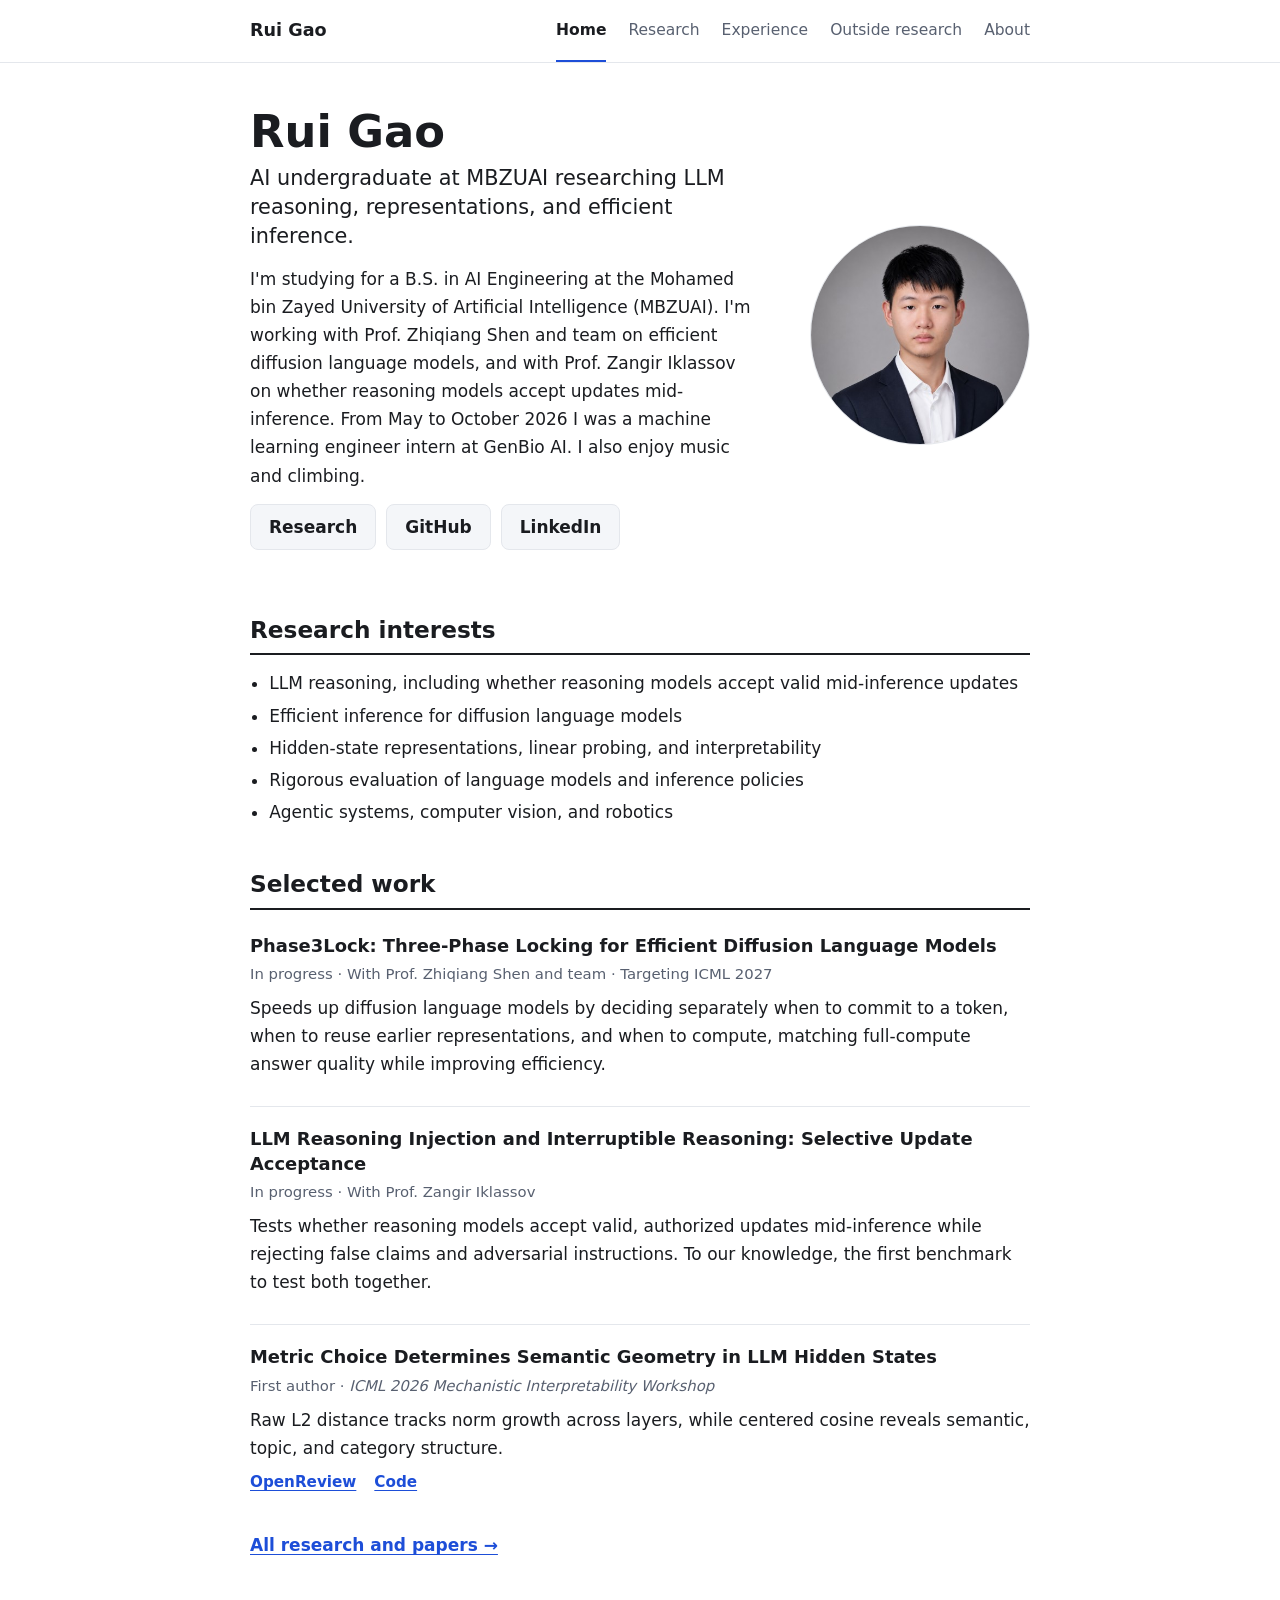
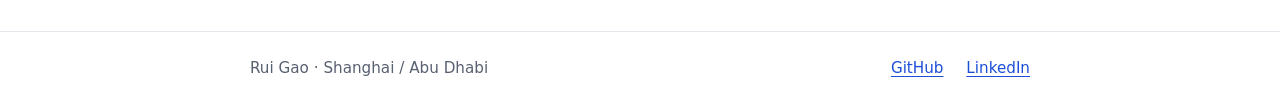
<file: index.html>
<!DOCTYPE html>
<html lang="en">
  <head>
    <meta charset="utf-8" />
    <meta name="viewport" content="width=device-width, initial-scale=1" />
    <title>Rui Gao | AI Research Portfolio</title>
    <meta
      name="description"
      content="Rui Gao is an AI undergraduate at MBZUAI researching LLM reasoning, representations, and efficient inference."
    />
    <meta name="color-scheme" content="light dark" />
    <meta property="og:type" content="website" />
    <meta property="og:title" content="Rui Gao | AI Research Portfolio" />
    <meta
      property="og:description"
      content="AI undergraduate at MBZUAI researching LLM reasoning, representations, and efficient inference."
    />
    <meta property="og:image" content="https://ray-suton.github.io/assets/rui-gao.jpg" />
    <link
      rel="icon"
      href="data:image/svg+xml,%3Csvg xmlns='http://www.w3.org/2000/svg' viewBox='0 0 32 32'%3E%3Crect width='32' height='32' rx='6' fill='%231d4ed8'/%3E%3Ctext x='16' y='22' font-size='15' font-family='sans-serif' font-weight='700' text-anchor='middle' fill='white'%3ERG%3C/text%3E%3C/svg%3E"
    />
    <link rel="stylesheet" href="styles.css" />
  </head>
  <body>
    <a class="skip" href="#main">Skip to content</a>

    <header class="site-header">
      <div class="wrap bar">
        <a class="brand" href="index.html">Rui Gao</a>
        <nav aria-label="Main">
          <a href="index.html" aria-current="page">Home</a>
          <a href="research.html">Research</a>
          <a href="experience.html">Experience</a>
          <a href="outside.html">Outside research</a>
          <a href="about.html">About</a>
        </nav>
      </div>
    </header>

    <main id="main">
      <section class="hero wrap">
        <div>
          <h1>Rui Gao</h1>
          <p class="tagline">
            AI undergraduate at MBZUAI researching LLM reasoning, representations, and efficient
            inference.
          </p>
          <p>
            I'm studying for a B.S. in AI Engineering at the Mohamed bin Zayed University of
            Artificial Intelligence (MBZUAI). I'm working with Prof. Zhiqiang Shen and team on
            efficient diffusion language models, and with Prof. Zangir Iklassov on whether
            reasoning models accept updates mid-inference. From May to October 2026 I was a
            machine learning engineer intern at GenBio AI. I also enjoy music and climbing.
          </p>
          <p class="buttons">
            <a class="button" href="research.html">Research</a>
            <a class="button" href="https://github.com/ray-suton">GitHub</a>
            <a class="button" href="https://www.linkedin.com/in/rui-gao-gr/">LinkedIn</a>
          </p>
        </div>
        <img
          class="portrait"
          src="assets/rui-gao.jpg"
          alt="Portrait of Rui Gao"
          width="220"
          height="220"
        />
      </section>

      <section class="wrap">
        <h2>Research interests</h2>
        <ul class="interests">
          <li>LLM reasoning, including whether reasoning models accept valid mid-inference updates</li>
          <li>Efficient inference for diffusion language models</li>
          <li>Hidden-state representations, linear probing, and interpretability</li>
          <li>Rigorous evaluation of language models and inference policies</li>
          <li>Agentic systems, computer vision, and robotics</li>
        </ul>
      </section>

      <section class="wrap">
        <h2>Selected work</h2>

        <article class="entry">
          <h3>Phase3Lock: Three-Phase Locking for Efficient Diffusion Language Models</h3>
          <p class="meta">In progress &middot; With Prof. Zhiqiang Shen and team &middot; Targeting ICML 2027</p>
          <p>
            Speeds up diffusion language models by deciding separately when to commit to a token,
            when to reuse earlier representations, and when to compute, matching full-compute
            answer quality while improving efficiency.
          </p>
        </article>

        <article class="entry">
          <h3>LLM Reasoning Injection and Interruptible Reasoning: Selective Update Acceptance</h3>
          <p class="meta">In progress &middot; With Prof. Zangir Iklassov</p>
          <p>
            Tests whether reasoning models accept valid, authorized updates mid-inference while
            rejecting false claims and adversarial instructions. To our knowledge, the first
            benchmark to test both together.
          </p>
        </article>

        <article class="entry">
          <h3>Metric Choice Determines Semantic Geometry in LLM Hidden States</h3>
          <p class="meta">First author &middot; <em>ICML 2026 Mechanistic Interpretability Workshop</em></p>
          <p>
            Raw L2 distance tracks norm growth across layers, while centered cosine reveals
            semantic, topic, and category structure.
          </p>
          <p class="entry-links">
            <a href="https://openreview.net/forum?id=PygdYDVgQc">OpenReview</a>
            <a href="https://github.com/ray-suton/LLM_Expansion">Code</a>
          </p>
        </article>

        <p class="more"><a href="research.html">All research and papers &rarr;</a></p>
      </section>
    </main>

    <footer class="site-footer">
      <div class="wrap bar">
        <p>Rui Gao &middot; Shanghai / Abu Dhabi</p>
        <p>
          <a href="https://github.com/ray-suton">GitHub</a>
          <a href="https://www.linkedin.com/in/rui-gao-gr/">LinkedIn</a>
        </p>
      </div>
    </footer>
  </body>
</html>
</file>
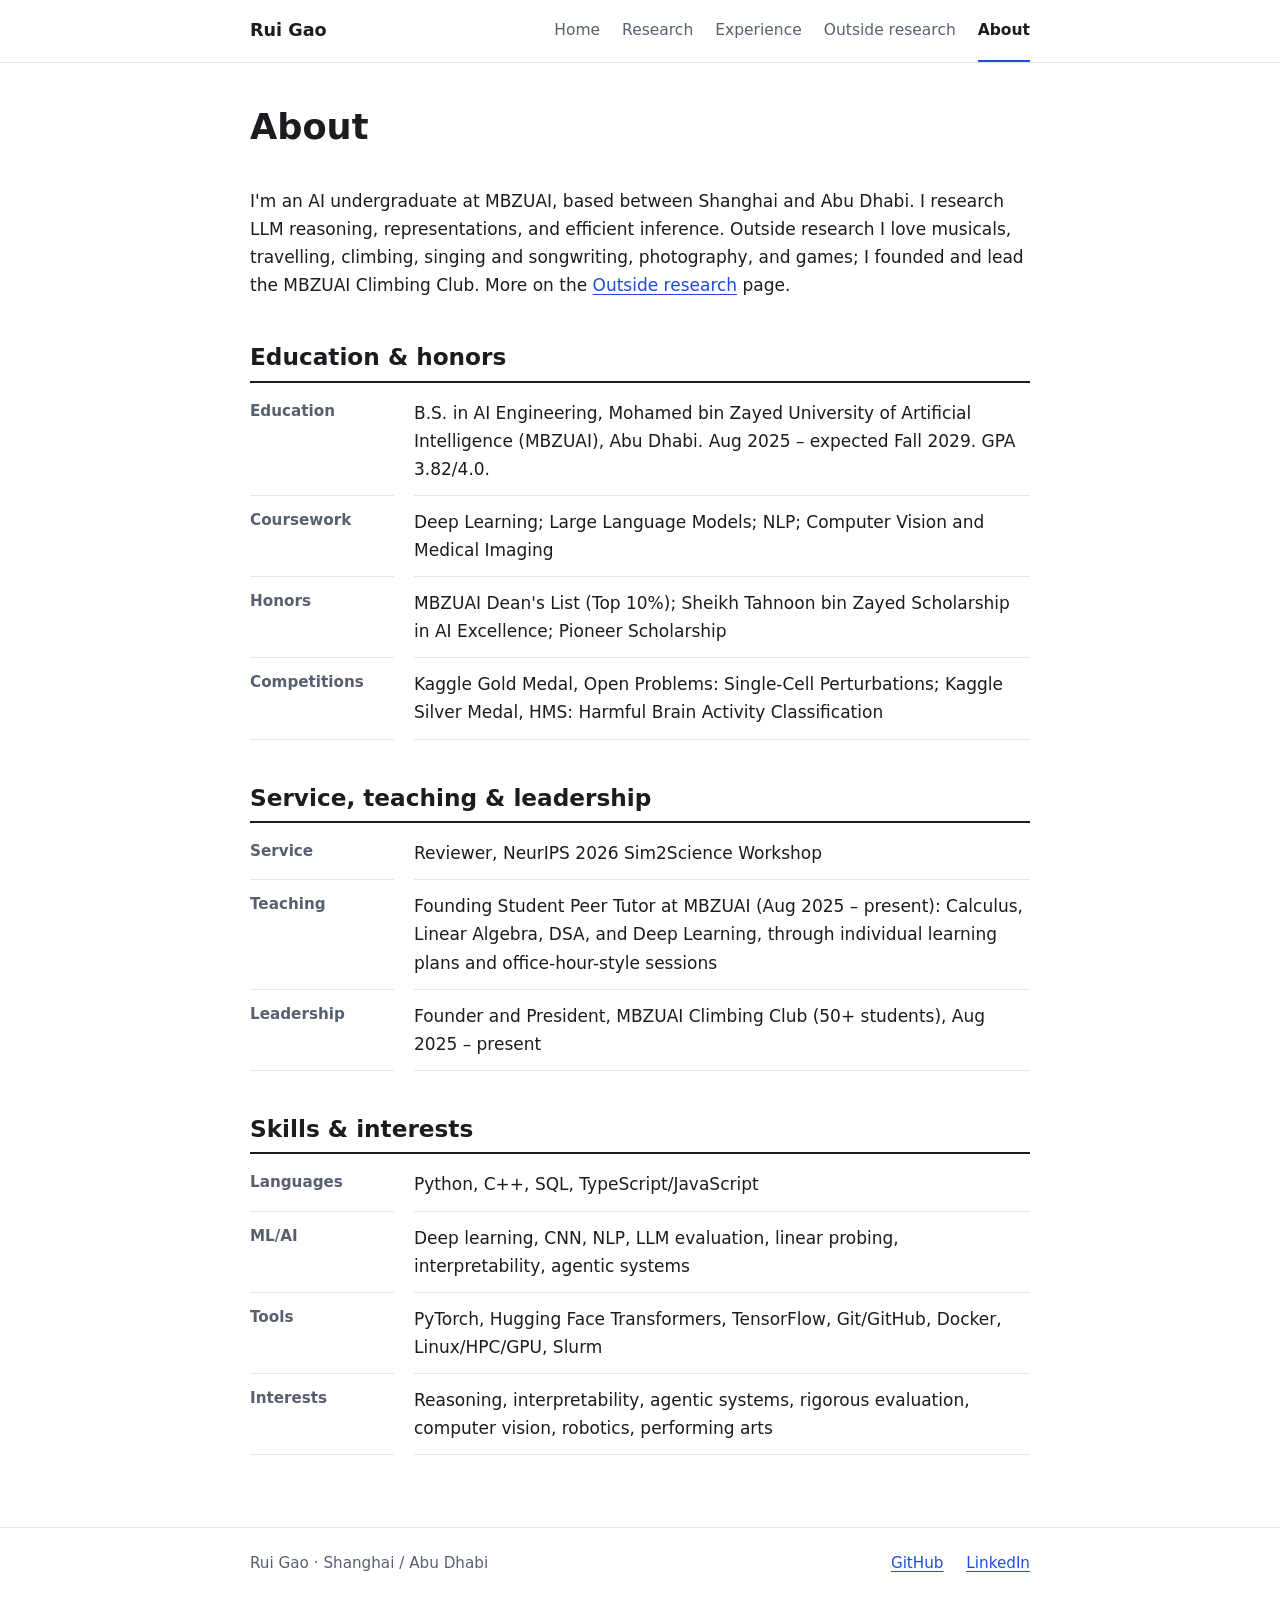
<file: about.html>
<!DOCTYPE html>
<html lang="en">
  <head>
    <meta charset="utf-8" />
    <meta name="viewport" content="width=device-width, initial-scale=1" />
    <title>About | Rui Gao</title>
    <meta
      name="description"
      content="About Rui Gao: education, honors, teaching, leadership, and technical skills."
    />
    <meta name="color-scheme" content="light dark" />
    <meta property="og:type" content="website" />
    <meta property="og:title" content="About | Rui Gao" />
    <meta property="og:image" content="https://ray-suton.github.io/assets/rui-gao.jpg" />
    <link
      rel="icon"
      href="data:image/svg+xml,%3Csvg xmlns='http://www.w3.org/2000/svg' viewBox='0 0 32 32'%3E%3Crect width='32' height='32' rx='6' fill='%231d4ed8'/%3E%3Ctext x='16' y='22' font-size='15' font-family='sans-serif' font-weight='700' text-anchor='middle' fill='white'%3ERG%3C/text%3E%3C/svg%3E"
    />
    <link rel="stylesheet" href="styles.css" />
  </head>
  <body>
    <a class="skip" href="#main">Skip to content</a>

    <header class="site-header">
      <div class="wrap bar">
        <a class="brand" href="index.html">Rui Gao</a>
        <nav aria-label="Main">
          <a href="index.html">Home</a>
          <a href="research.html">Research</a>
          <a href="experience.html">Experience</a>
          <a href="outside.html">Outside research</a>
          <a href="about.html" aria-current="page">About</a>
        </nav>
      </div>
    </header>

    <main id="main">
      <section class="wrap page-title">
        <h1>About</h1>
      </section>

      <section class="wrap prose intro-text">
        <p>
          I'm an AI undergraduate at MBZUAI, based between Shanghai and Abu Dhabi. I research LLM
          reasoning, representations, and efficient inference. Outside research I love musicals, travelling, climbing, singing and songwriting, photography, and games; I founded and lead the MBZUAI Climbing
          Club. More on the <a href="outside.html">Outside research</a> page.
        </p>
      </section>

      <section class="wrap">
        <h2>Education &amp; honors</h2>
        <dl class="facts">
          <dt>Education</dt>
          <dd>B.S. in AI Engineering, Mohamed bin Zayed University of Artificial Intelligence (MBZUAI), Abu Dhabi. Aug 2025 &ndash; expected Fall 2029. GPA 3.82/4.0.</dd>
          <dt>Coursework</dt>
          <dd>Deep Learning; Large Language Models; NLP; Computer Vision and Medical Imaging</dd>
          <dt>Honors</dt>
          <dd>MBZUAI Dean's List (Top 10%); Sheikh Tahnoon bin Zayed Scholarship in AI Excellence; Pioneer Scholarship</dd>
          <dt>Competitions</dt>
          <dd>Kaggle Gold Medal, Open Problems: Single-Cell Perturbations; Kaggle Silver Medal, HMS: Harmful Brain Activity Classification</dd>
        </dl>
      </section>

      <section class="wrap">
        <h2>Service, teaching &amp; leadership</h2>
        <dl class="facts">
          <dt>Service</dt>
          <dd>Reviewer, NeurIPS 2026 Sim2Science Workshop</dd>
          <dt>Teaching</dt>
          <dd>Founding Student Peer Tutor at MBZUAI (Aug 2025 &ndash; present): Calculus, Linear Algebra, DSA, and Deep Learning, through individual learning plans and office-hour-style sessions</dd>
          <dt>Leadership</dt>
          <dd>Founder and President, MBZUAI Climbing Club (50+ students), Aug 2025 &ndash; present</dd>
        </dl>
      </section>

      <section class="wrap">
        <h2>Skills &amp; interests</h2>
        <dl class="facts">
          <dt>Languages</dt>
          <dd>Python, C++, SQL, TypeScript/JavaScript</dd>
          <dt>ML/AI</dt>
          <dd>Deep learning, CNN, NLP, LLM evaluation, linear probing, interpretability, agentic systems</dd>
          <dt>Tools</dt>
          <dd>PyTorch, Hugging Face Transformers, TensorFlow, Git/GitHub, Docker, Linux/HPC/GPU, Slurm</dd>
          <dt>Interests</dt>
          <dd>Reasoning, interpretability, agentic systems, rigorous evaluation, computer vision, robotics, performing arts</dd>
        </dl>
      </section>
    </main>

    <footer class="site-footer">
      <div class="wrap bar">
        <p>Rui Gao &middot; Shanghai / Abu Dhabi</p>
        <p>
          <a href="https://github.com/ray-suton">GitHub</a>
          <a href="https://www.linkedin.com/in/rui-gao-gr/">LinkedIn</a>
        </p>
      </div>
    </footer>
  </body>
</html>
</file>
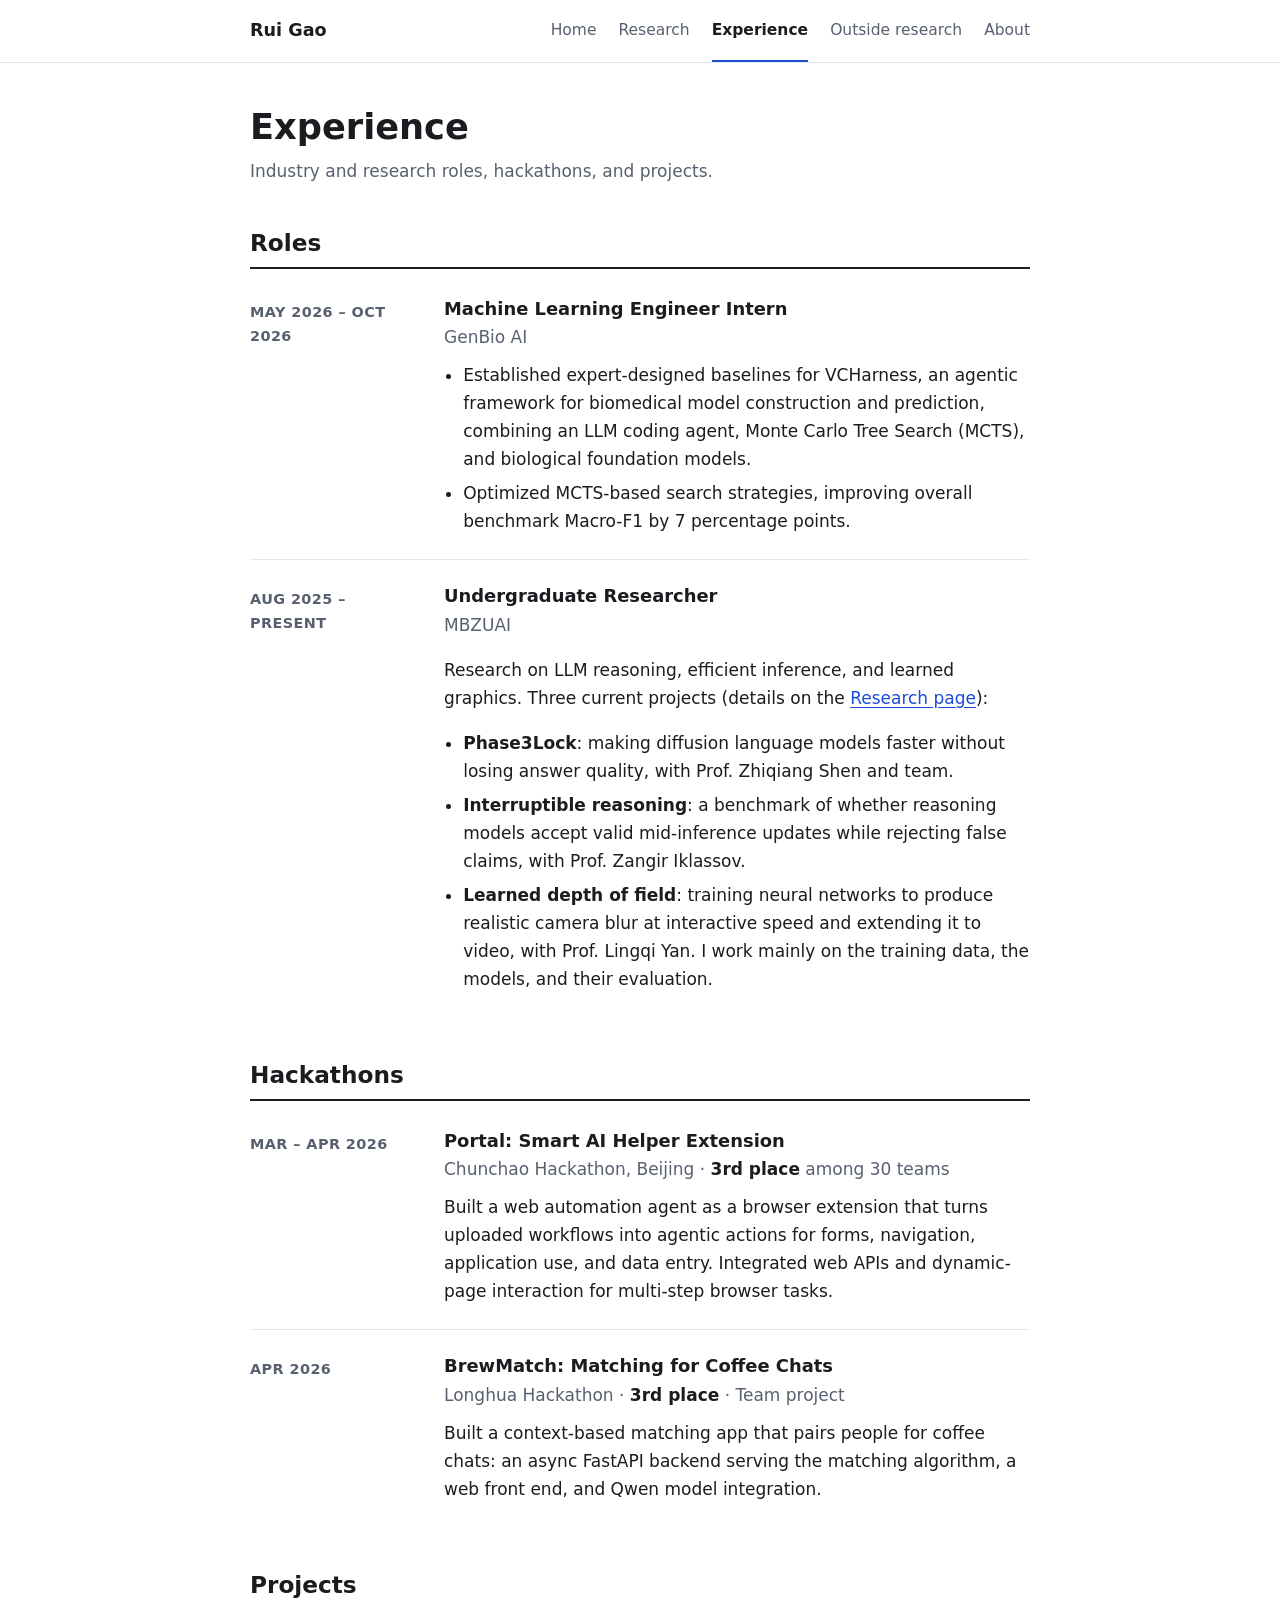
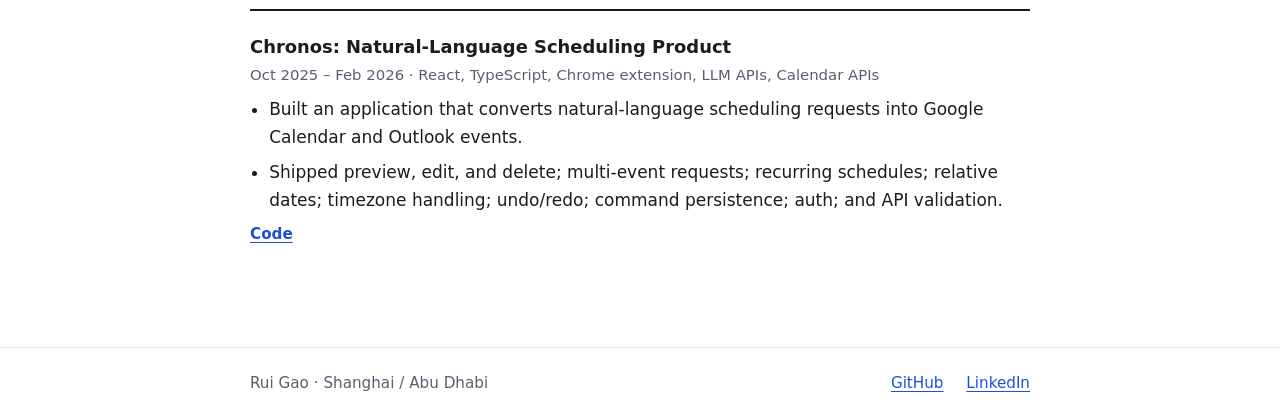
<file: experience.html>
<!DOCTYPE html>
<html lang="en">
  <head>
    <meta charset="utf-8" />
    <meta name="viewport" content="width=device-width, initial-scale=1" />
    <title>Experience | Rui Gao</title>
    <meta
      name="description"
      content="Rui Gao's experience: machine learning engineer intern at GenBio AI, undergraduate researcher at MBZUAI, hackathons, and projects."
    />
    <meta name="color-scheme" content="light dark" />
    <meta property="og:type" content="website" />
    <meta property="og:title" content="Experience | Rui Gao" />
    <meta property="og:image" content="https://ray-suton.github.io/assets/rui-gao.jpg" />
    <link
      rel="icon"
      href="data:image/svg+xml,%3Csvg xmlns='http://www.w3.org/2000/svg' viewBox='0 0 32 32'%3E%3Crect width='32' height='32' rx='6' fill='%231d4ed8'/%3E%3Ctext x='16' y='22' font-size='15' font-family='sans-serif' font-weight='700' text-anchor='middle' fill='white'%3ERG%3C/text%3E%3C/svg%3E"
    />
    <link rel="stylesheet" href="styles.css" />
  </head>
  <body>
    <a class="skip" href="#main">Skip to content</a>

    <header class="site-header">
      <div class="wrap bar">
        <a class="brand" href="index.html">Rui Gao</a>
        <nav aria-label="Main">
          <a href="index.html">Home</a>
          <a href="research.html">Research</a>
          <a href="experience.html" aria-current="page">Experience</a>
          <a href="outside.html">Outside research</a>
          <a href="about.html">About</a>
        </nav>
      </div>
    </header>

    <main id="main">
      <section class="wrap page-title">
        <h1>Experience</h1>
        <p>Industry and research roles, hackathons, and projects.</p>
      </section>

      <section class="wrap">
        <h2>Roles</h2>
        <article class="role">
          <p class="role-date">May 2026 &ndash; Oct 2026</p>
          <div>
            <h3>Machine Learning Engineer Intern</h3>
            <p class="org">GenBio AI</p>
            <ul>
              <li>Established expert-designed baselines for VCHarness, an agentic framework for biomedical model construction and prediction, combining an LLM coding agent, Monte Carlo Tree Search (MCTS), and biological foundation models.</li>
              <li>Optimized MCTS-based search strategies, improving overall benchmark Macro-F1 by 7 percentage points.</li>
            </ul>
          </div>
        </article>

        <article class="role">
          <p class="role-date">Aug 2025 &ndash; present</p>
          <div>
            <h3>Undergraduate Researcher</h3>
            <p class="org">MBZUAI</p>
            <p>
              Research on LLM reasoning, efficient inference, and learned graphics. Three current
              projects (details on the <a href="research.html">Research page</a>):
            </p>
            <ul>
              <li><strong>Phase3Lock</strong>: making diffusion language models faster without losing answer quality, with Prof. Zhiqiang Shen and team.</li>
              <li><strong>Interruptible reasoning</strong>: a benchmark of whether reasoning models accept valid mid-inference updates while rejecting false claims, with Prof. Zangir Iklassov.</li>
              <li><strong>Learned depth of field</strong>: training neural networks to produce realistic camera blur at interactive speed and extending it to video, with Prof. Lingqi Yan. I work mainly on the training data, the models, and their evaluation.</li>
            </ul>
          </div>
        </article>
      </section>

      <section class="wrap">
        <h2>Hackathons</h2>

        <article class="role">
          <p class="role-date">Mar &ndash; Apr 2026</p>
          <div>
            <h3>Portal: Smart AI Helper Extension</h3>
            <p class="org">Chunchao Hackathon, Beijing &middot; <span class="award">3rd place</span> among 30 teams</p>
            <p>
              Built a web automation agent as a browser extension that turns uploaded workflows
              into agentic actions for forms, navigation, application use, and data entry.
              Integrated web APIs and dynamic-page interaction for multi-step browser tasks.
            </p>
          </div>
        </article>

        <article class="role">
          <p class="role-date">Apr 2026</p>
          <div>
            <h3>BrewMatch: Matching for Coffee Chats</h3>
            <p class="org">Longhua Hackathon &middot; <span class="award">3rd place</span> &middot; Team project</p>
            <p>
              Built a context-based matching app that pairs people for coffee chats: an async
              FastAPI backend serving the matching algorithm, a web front end, and Qwen model
              integration.
            </p>
          </div>
        </article>
      </section>

      <section class="wrap">
        <h2>Projects</h2>

        <article class="entry">
          <h3>Chronos: Natural-Language Scheduling Product</h3>
          <p class="meta">Oct 2025 &ndash; Feb 2026 &middot; React, TypeScript, Chrome extension, LLM APIs, Calendar APIs</p>
          <ul>
            <li>Built an application that converts natural-language scheduling requests into Google Calendar and Outlook events.</li>
            <li>Shipped preview, edit, and delete; multi-event requests; recurring schedules; relative dates; timezone handling; undo/redo; command persistence; auth; and API validation.</li>
          </ul>
          <p class="entry-links"><a href="https://github.com/ray-suton/Chronos.AI">Code</a></p>
        </article>
      </section>
    </main>

    <footer class="site-footer">
      <div class="wrap bar">
        <p>Rui Gao &middot; Shanghai / Abu Dhabi</p>
        <p>
          <a href="https://github.com/ray-suton">GitHub</a>
          <a href="https://www.linkedin.com/in/rui-gao-gr/">LinkedIn</a>
        </p>
      </div>
    </footer>
  </body>
</html>
</file>
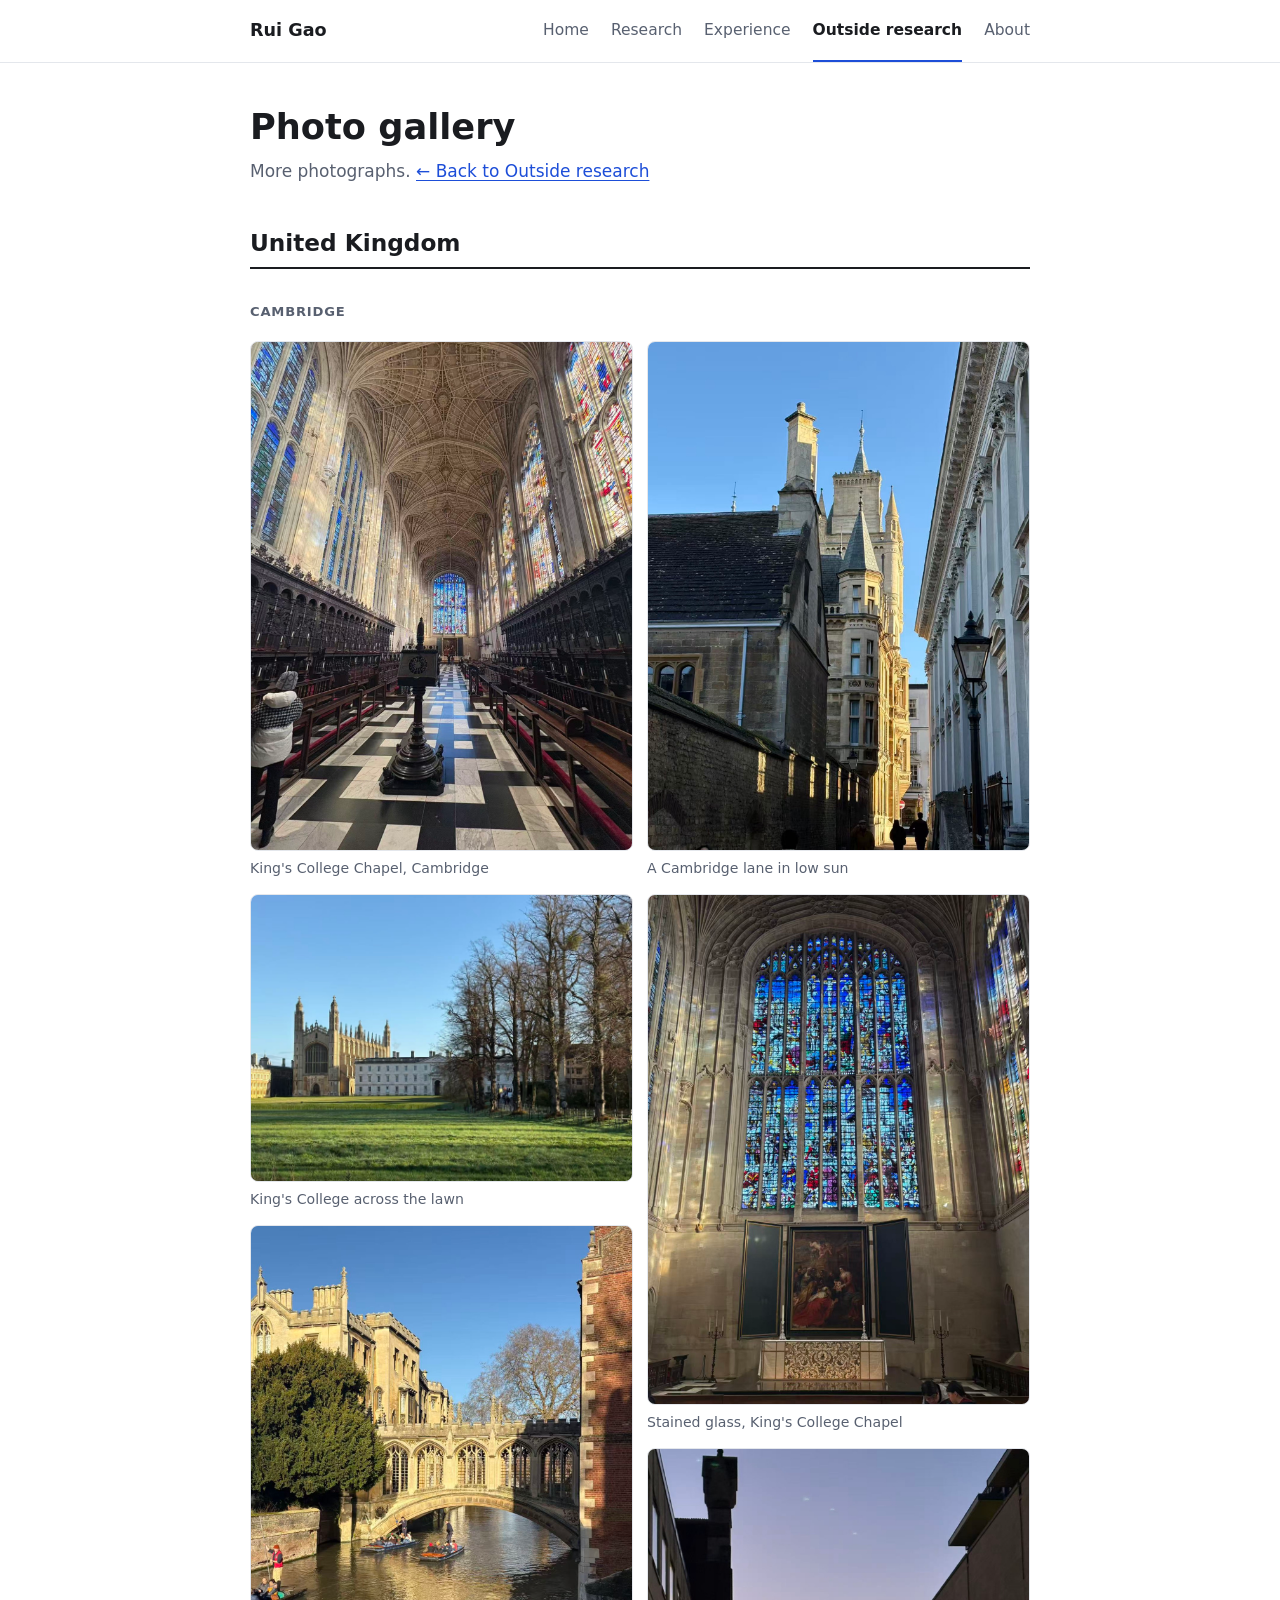
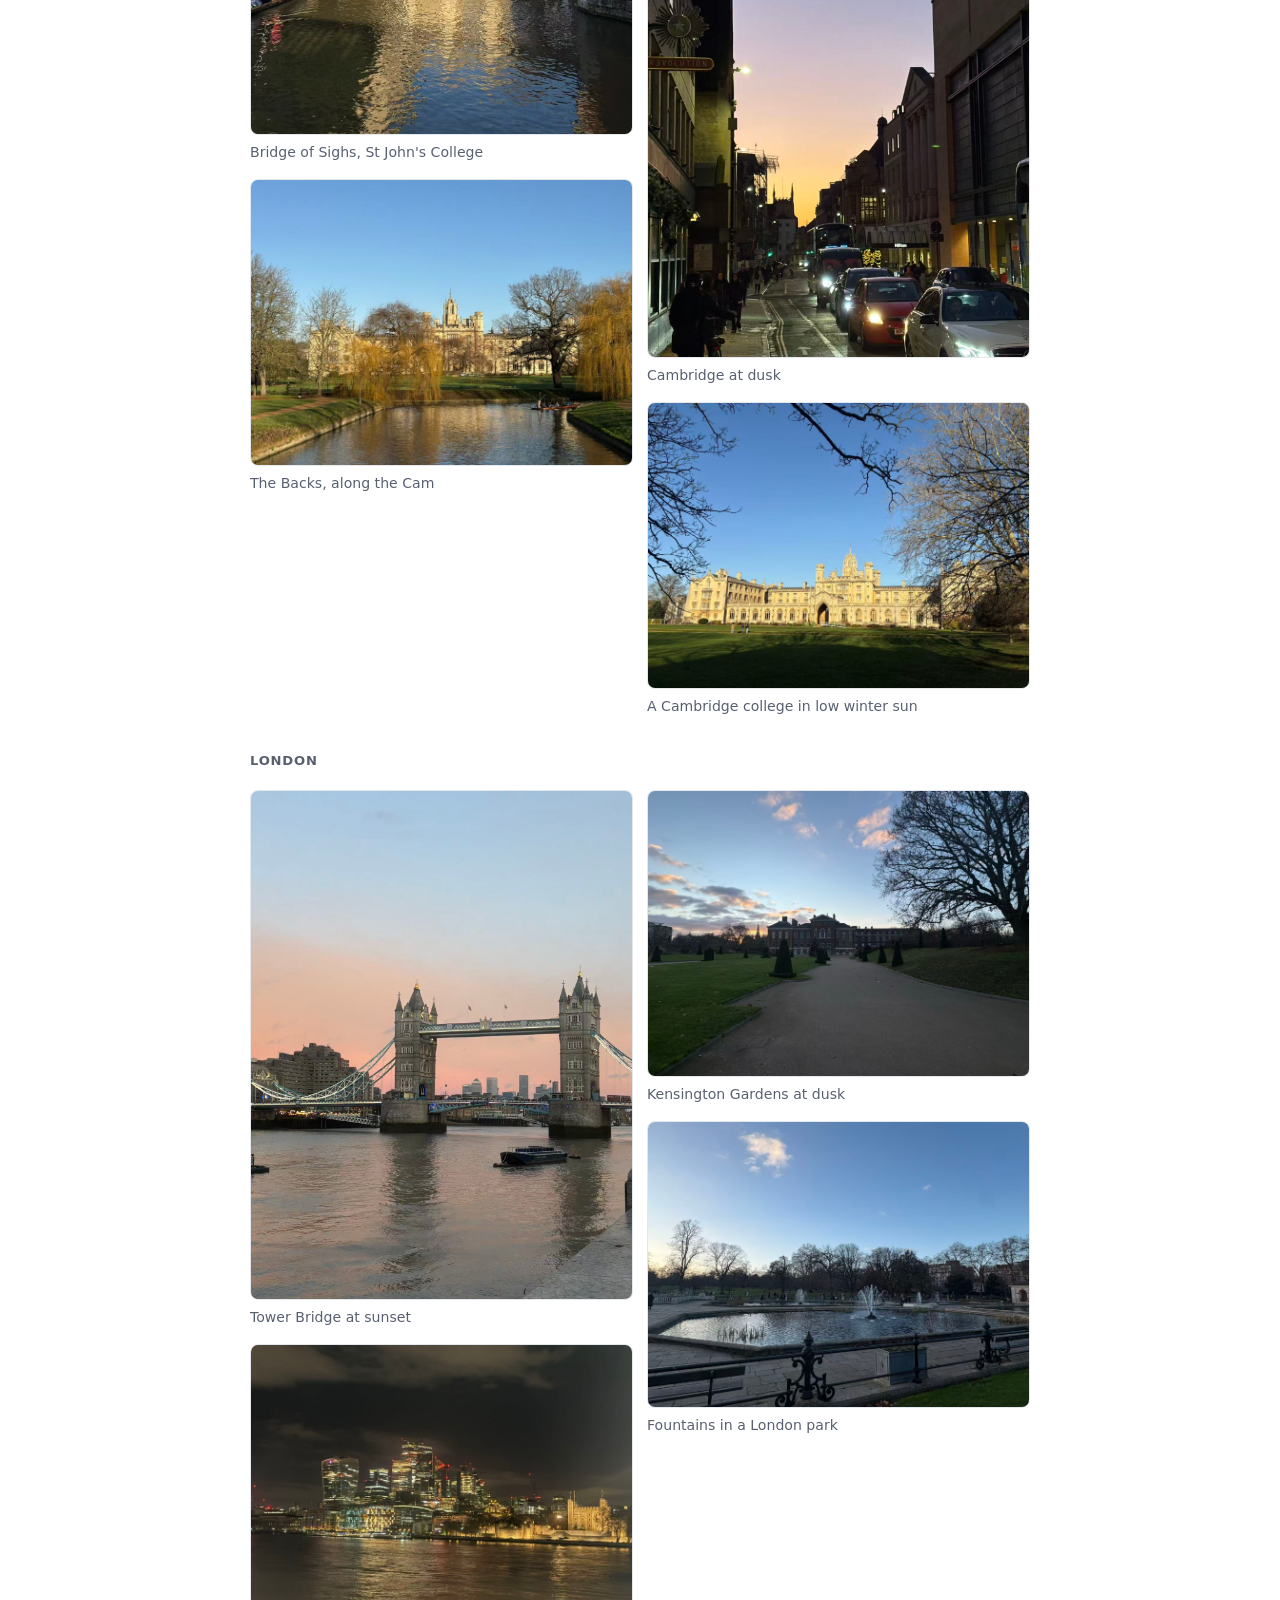
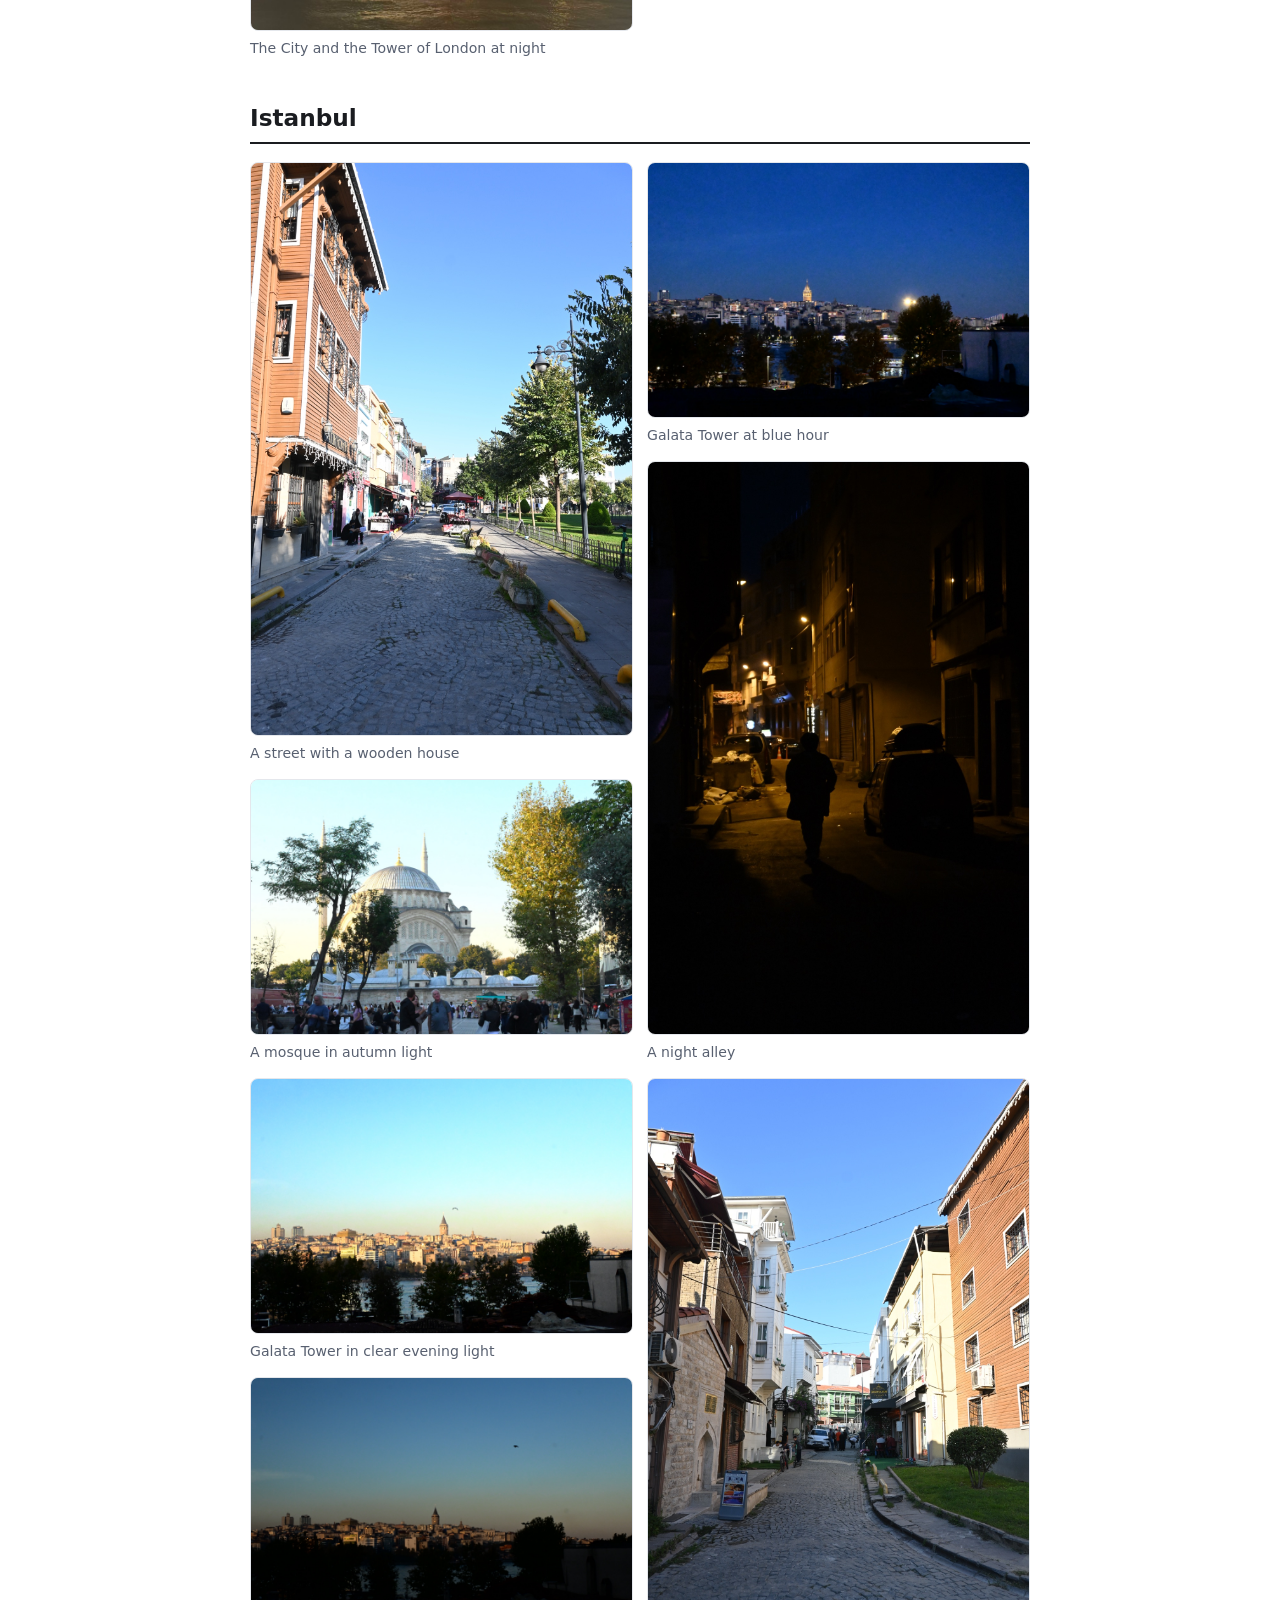
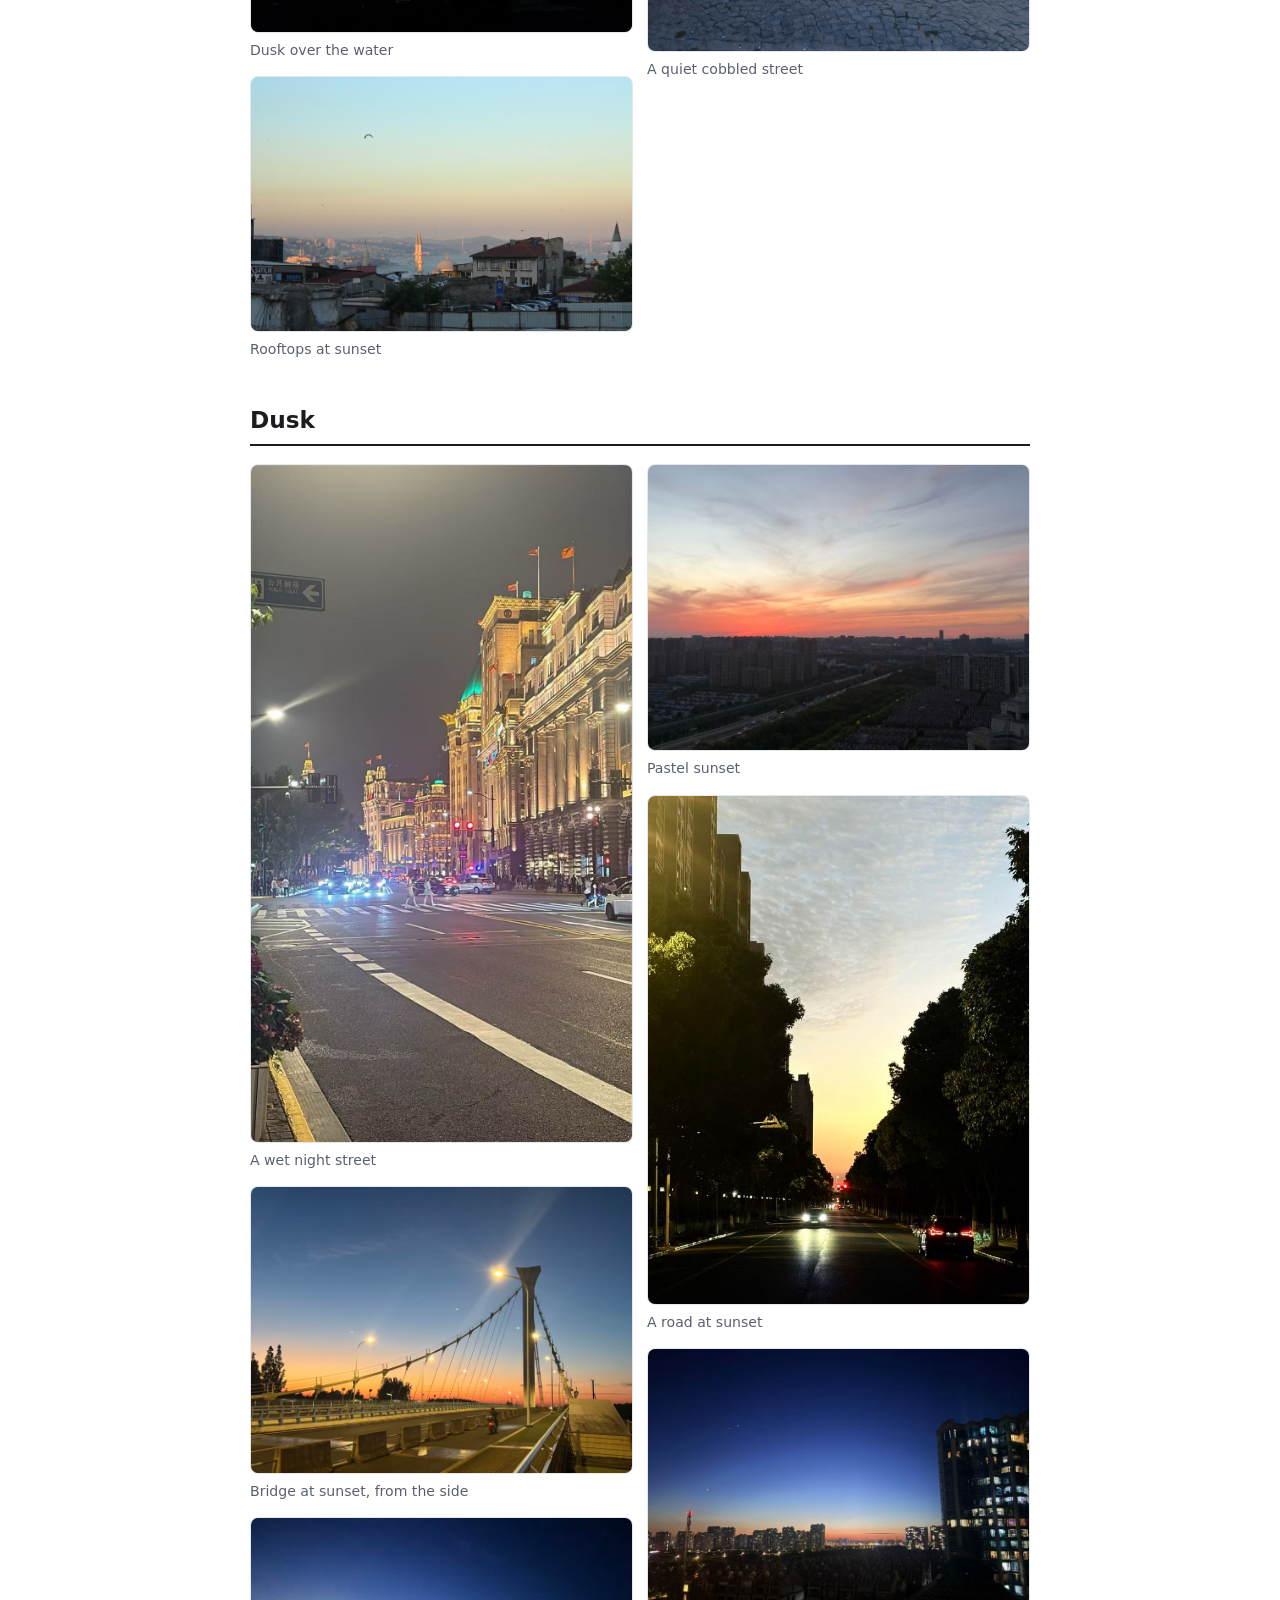
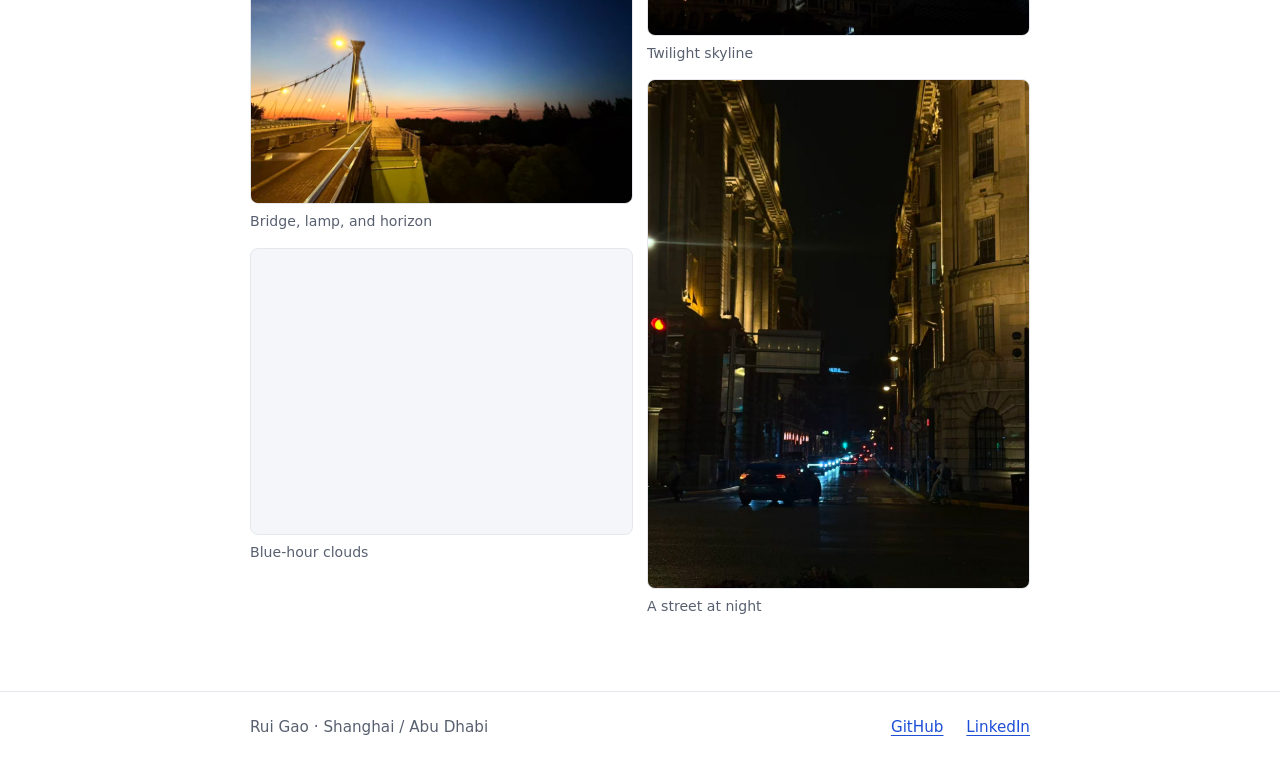
<file: gallery.html>
<!DOCTYPE html>
<html lang="en">
  <head>
    <meta charset="utf-8" />
    <meta name="viewport" content="width=device-width, initial-scale=1" />
    <title>Photo gallery | Rui Gao</title>
    <meta
      name="description"
      content="More photographs by Rui Gao: Cambridge, Istanbul, and dusk skies."
    />
    <meta name="color-scheme" content="light dark" />
    <meta property="og:type" content="website" />
    <meta property="og:title" content="Photo gallery | Rui Gao" />
    <meta property="og:image" content="https://ray-suton.github.io/assets/rui-gao.jpg" />
    <link
      rel="icon"
      href="data:image/svg+xml,%3Csvg xmlns='http://www.w3.org/2000/svg' viewBox='0 0 32 32'%3E%3Crect width='32' height='32' rx='6' fill='%231d4ed8'/%3E%3Ctext x='16' y='22' font-size='15' font-family='sans-serif' font-weight='700' text-anchor='middle' fill='white'%3ERG%3C/text%3E%3C/svg%3E"
    />
    <link rel="stylesheet" href="styles.css" />
  </head>
  <body>
    <a class="skip" href="#main">Skip to content</a>

    <header class="site-header">
      <div class="wrap bar">
        <a class="brand" href="index.html">Rui Gao</a>
        <nav aria-label="Main">
          <a href="index.html">Home</a>
          <a href="research.html">Research</a>
          <a href="experience.html">Experience</a>
          <a href="outside.html" aria-current="true">Outside research</a>
          <a href="about.html">About</a>
        </nav>
      </div>
    </header>

    <main id="main">
      <section class="wrap page-title">
        <h1>Photo gallery</h1>
        <p>More photographs. <a href="outside.html">&larr; Back to Outside research</a></p>
      </section>

      <section class="wrap prose">
        <h2>United Kingdom</h2>
        <h3 class="subhead">Cambridge</h3>
        <div class="gallery">
          <figure>
            <a href="assets/gallery/uk-kings-chapel-interior.jpg"><img src="assets/gallery/uk-kings-chapel-interior.jpg" alt="Looking down the nave of a Gothic chapel under a fan-vaulted ceiling, with tall stained-glass windows and a black-and-white tiled floor" width="1199" height="1600" loading="lazy" /></a>
            <figcaption>King's College Chapel, Cambridge</figcaption>
          </figure>
          <figure>
            <a href="assets/gallery/uk-kings-lawn.jpg"><img src="assets/gallery/uk-kings-lawn.jpg" alt="A Gothic chapel and college buildings across a frosty green lawn, with tall bare trees on the right" width="1600" height="1199" loading="lazy" /></a>
            <figcaption>King's College across the lawn</figcaption>
          </figure>
          <figure>
            <a href="assets/gallery/uk-bridge-of-sighs.jpg"><img src="assets/gallery/uk-bridge-of-sighs.jpg" alt="A covered stone bridge over a river with punts and golden reflections" width="1199" height="1600" loading="lazy" /></a>
            <figcaption>Bridge of Sighs, St John's College</figcaption>
          </figure>
          <figure>
            <a href="assets/gallery/uk-the-backs.jpg"><img src="assets/gallery/uk-the-backs.jpg" alt="A river bend with golden willows and an oak, a college tower beyond, and a punt on the water" width="1600" height="1199" loading="lazy" /></a>
            <figcaption>The Backs, along the Cam</figcaption>
          </figure>
          <figure>
            <a href="assets/gallery/uk-lane.jpg"><img src="assets/gallery/uk-lane.jpg" alt="A narrow lane between a Gothic stone building and a white classical facade in low golden light, with a street lamp and walkers" width="1199" height="1600" loading="lazy" /></a>
            <figcaption>A Cambridge lane in low sun</figcaption>
          </figure>
          <figure>
            <a href="assets/gallery/uk-stained-glass.jpg"><img src="assets/gallery/uk-stained-glass.jpg" alt="A large stained-glass window of blue, red, and gold above a painted altarpiece" width="1199" height="1600" loading="lazy" /></a>
            <figcaption>Stained glass, King's College Chapel</figcaption>
          </figure>
          <figure>
            <a href="assets/gallery/uk-dusk-street.jpg"><img src="assets/gallery/uk-dusk-street.jpg" alt="A city street at dusk with a purple and orange sky and car headlights" width="1199" height="1600" loading="lazy" /></a>
            <figcaption>Cambridge at dusk</figcaption>
          </figure>
          <figure>
            <a href="assets/gallery/uk-college-winter-sun.jpg"><img src="assets/gallery/uk-college-winter-sun.jpg" alt="A long Gothic college building in pale stone beyond a green lawn, under a deep blue sky framed by bare branches" width="1600" height="1199" loading="lazy" /></a>
            <figcaption>A Cambridge college in low winter sun</figcaption>
          </figure>
        </div>
        <h3 class="subhead">London</h3>
        <div class="gallery">
          <figure>
            <a href="assets/gallery/uk-tower-bridge-sunset.jpg"><img src="assets/gallery/uk-tower-bridge-sunset.jpg" alt="Tower Bridge with its two stone towers against a pink and pale blue sky, reflected in the Thames, with a small boat on the water" width="1199" height="1600" loading="lazy" /></a>
            <figcaption>Tower Bridge at sunset</figcaption>
          </figure>
          <figure>
            <a href="assets/gallery/uk-city-night-thames.jpg"><img src="assets/gallery/uk-city-night-thames.jpg" alt="City skyscrapers and the lit stone walls of a medieval castle across the Thames at night, with golden reflections on the water under dark clouds" width="1600" height="1199" loading="lazy" /></a>
            <figcaption>The City and the Tower of London at night</figcaption>
          </figure>
          <figure>
            <a href="assets/gallery/uk-kensington-dusk.jpg"><img src="assets/gallery/uk-kensington-dusk.jpg" alt="A park path leading toward a red-brick palace under a blue sky with pink clouds, with a large bare tree on the right" width="1600" height="1199" loading="lazy" /></a>
            <figcaption>Kensington Gardens at dusk</figcaption>
          </figure>
          <figure>
            <a href="assets/gallery/uk-park-fountains.jpg"><img src="assets/gallery/uk-park-fountains.jpg" alt="Fountains playing in a long pond in a park, with bare trees and a blue sky with a few clouds" width="1600" height="1199" loading="lazy" /></a>
            <figcaption>Fountains in a London park</figcaption>
          </figure>
        </div>
      </section>

      <section class="wrap prose">
        <h2>Istanbul</h2>
        <div class="gallery">
          <figure>
            <a href="assets/gallery/wooden-house-street.jpg"><img src="assets/gallery/wooden-house-street.jpg" alt="A cobbled street running past a brown wooden house under a clear blue sky" width="1200" height="1800" loading="lazy" /></a>
            <figcaption>A street with a wooden house</figcaption>
          </figure>
          <figure>
            <a href="assets/gallery/mosque-autumn.jpg"><img src="assets/gallery/mosque-autumn.jpg" alt="A domed mosque behind trees, one of them golden with autumn color, in warm evening light" width="1800" height="1200" loading="lazy" /></a>
            <figcaption>A mosque in autumn light</figcaption>
          </figure>
          <figure>
            <a href="assets/gallery/galata-clear-evening.jpg"><img src="assets/gallery/galata-clear-evening.jpg" alt="The Galata Tower and the hillside city across the water in clear evening light" width="1800" height="1200" loading="lazy" /></a>
            <figcaption>Galata Tower in clear evening light</figcaption>
          </figure>
          <figure>
            <a href="assets/gallery/galata-bridge-dusk.jpg"><img src="assets/gallery/galata-bridge-dusk.jpg" alt="A soft dusk over the water, with a bridge and the Galata Tower on the skyline" width="1800" height="1200" loading="lazy" /></a>
            <figcaption>Dusk over the water</figcaption>
          </figure>
          <figure>
            <a href="assets/gallery/rooftops-sunset.jpg"><img src="assets/gallery/rooftops-sunset.jpg" alt="Rooftops and a lit minaret in warm haze at sunset, with the water beyond" width="1800" height="1200" loading="lazy" /></a>
            <figcaption>Rooftops at sunset</figcaption>
          </figure>
          <figure>
            <a href="assets/gallery/galata-blue-hour.jpg"><img src="assets/gallery/galata-blue-hour.jpg" alt="The Galata Tower lit up among city lights at blue hour, with the moon beside it" width="1800" height="1200" loading="lazy" /></a>
            <figcaption>Galata Tower at blue hour</figcaption>
          </figure>
          <figure>
            <a href="assets/gallery/night-alley.jpg"><img src="assets/gallery/night-alley.jpg" alt="A lone figure walking down a dim alley lit by warm streetlamps" width="1200" height="1800" loading="lazy" /></a>
            <figcaption>A night alley</figcaption>
          </figure>
          <figure>
            <a href="assets/gallery/cobbled-street.jpg"><img src="assets/gallery/cobbled-street.jpg" alt="A quiet cobbled street between brick and white houses under a clear blue sky" width="1200" height="1800" loading="lazy" /></a>
            <figcaption>A quiet cobbled street</figcaption>
          </figure>
        </div>
      </section>

      <section class="wrap prose">
        <h2>Dusk</h2>
        <div class="gallery">
          <figure>
            <a href="assets/gallery/bund-night.jpg"><img src="assets/gallery/bund-night.jpg" alt="A wet street at night leading toward a row of lit historic buildings with a green dome" width="900" height="1600" loading="lazy" /></a>
            <figcaption>A wet night street</figcaption>
          </figure>
          <figure>
            <a href="assets/gallery/bridge-pylon.jpg"><img src="assets/gallery/bridge-pylon.jpg" alt="A footbridge pylon and cables against an orange and blue sunset" width="1600" height="1199" loading="lazy" /></a>
            <figcaption>Bridge at sunset, from the side</figcaption>
          </figure>
          <figure>
            <a href="assets/gallery/bridge-flare.jpg"><img src="assets/gallery/bridge-flare.jpg" alt="A bridge deck leading toward a lit pylon, with a bright street lamp and an orange horizon" width="1600" height="1199" loading="lazy" /></a>
            <figcaption>Bridge, lamp, and horizon</figcaption>
          </figure>
          <figure>
            <a href="assets/gallery/blue-clouds.jpg"><img src="assets/gallery/blue-clouds.jpg" alt="Blue-hour clouds with a yellow streak of light near the horizon and a tall apartment tower" width="1600" height="1200" loading="lazy" /></a>
            <figcaption>Blue-hour clouds</figcaption>
          </figure>
          <figure>
            <a href="assets/gallery/pastel-sunset.jpg"><img src="assets/gallery/pastel-sunset.jpg" alt="A pink and orange sunset sky over a wide city" width="1600" height="1200" loading="lazy" /></a>
            <figcaption>Pastel sunset</figcaption>
          </figure>
          <figure>
            <a href="assets/gallery/tree-road-sunset.jpg"><img src="assets/gallery/tree-road-sunset.jpg" alt="A tree-lined road at sunset, with a glowing sky between dark trees and a car's headlights" width="1199" height="1600" loading="lazy" /></a>
            <figcaption>A road at sunset</figcaption>
          </figure>
          <figure>
            <a href="assets/gallery/skyline-twilight.jpg"><img src="assets/gallery/skyline-twilight.jpg" alt="A city skyline at twilight with a lit apartment tower under a deep blue sky fading to orange" width="1600" height="1199" loading="lazy" /></a>
            <figcaption>Twilight skyline</figcaption>
          </figure>
          <figure>
            <a href="assets/gallery/night-street.jpg"><img src="assets/gallery/night-street.jpg" alt="A narrow street at night between warmly lit historic stone buildings, with car lights far down the road" width="1199" height="1600" loading="lazy" /></a>
            <figcaption>A street at night</figcaption>
          </figure>
        </div>
      </section>
    </main>

    <footer class="site-footer">
      <div class="wrap bar">
        <p>Rui Gao &middot; Shanghai / Abu Dhabi</p>
        <p>
          <a href="https://github.com/ray-suton">GitHub</a>
          <a href="https://www.linkedin.com/in/rui-gao-gr/">LinkedIn</a>
        </p>
      </div>
    </footer>
  </body>
</html>
</file>
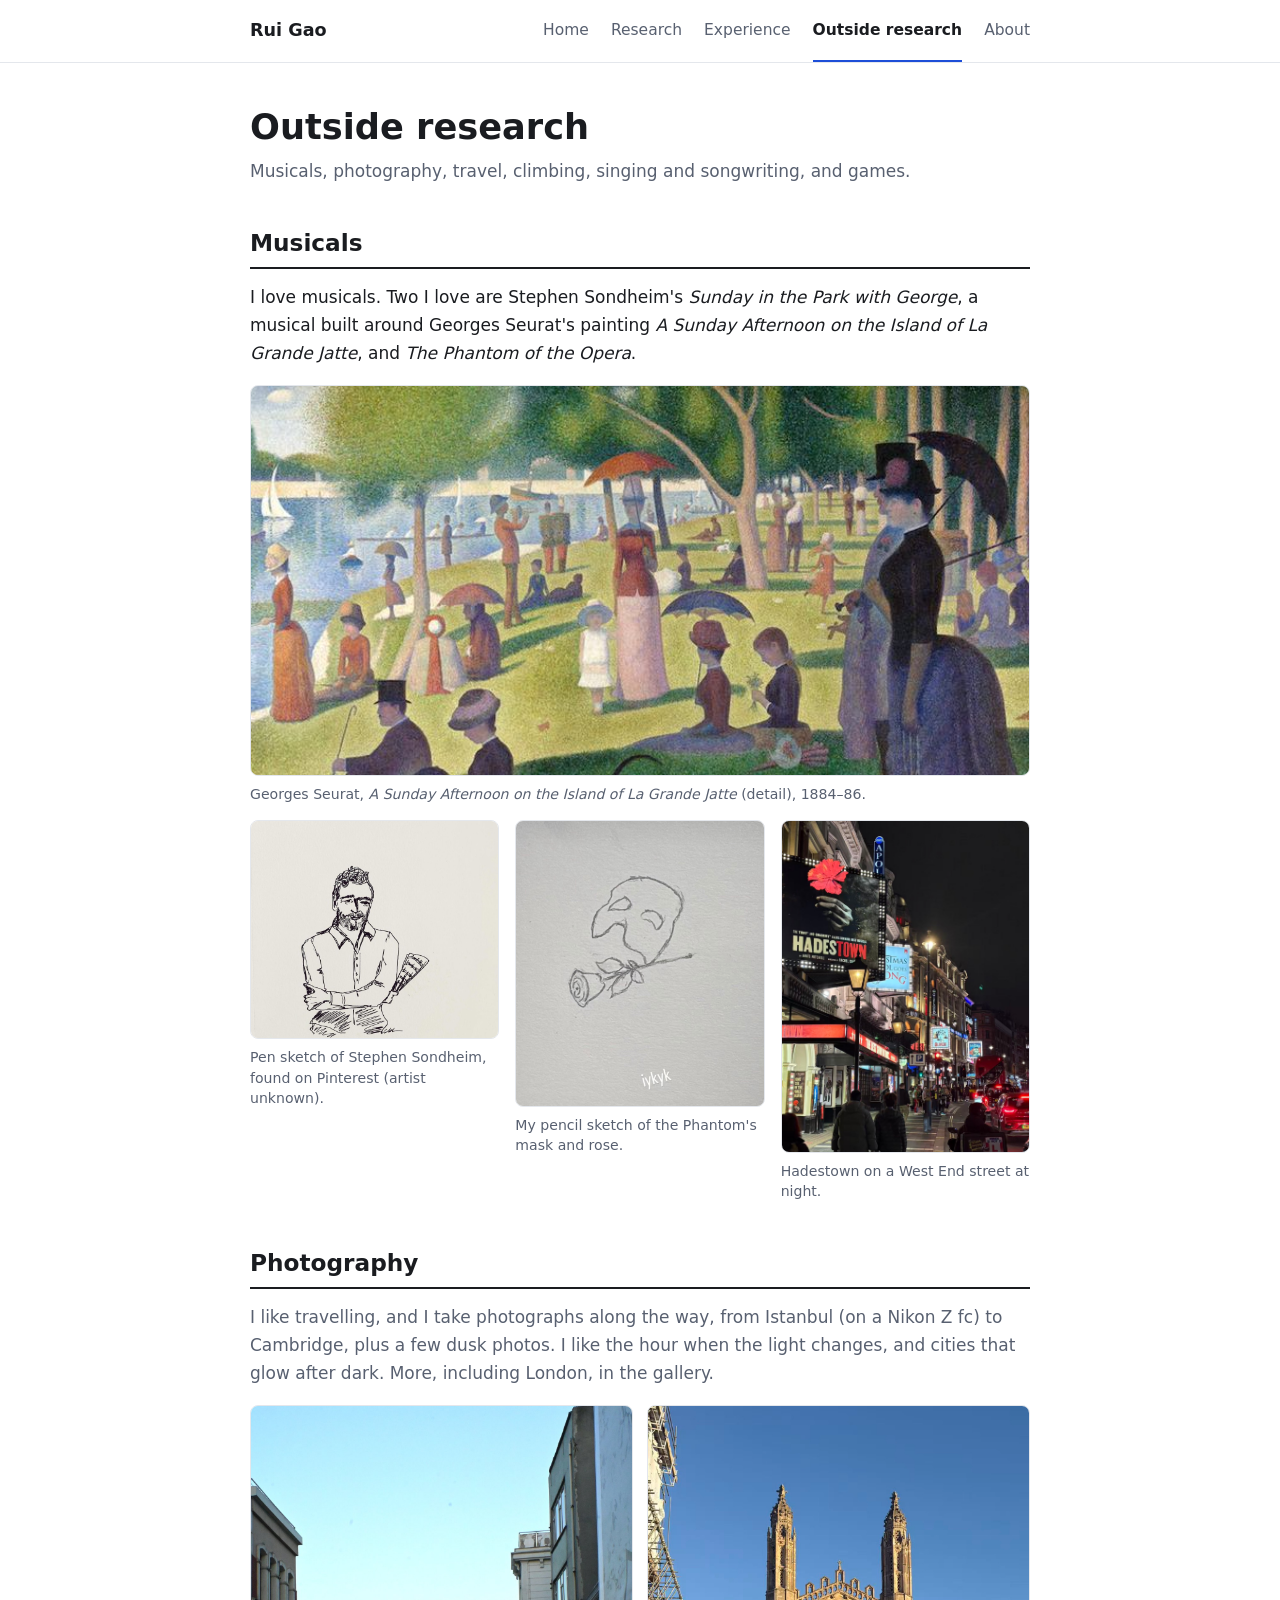
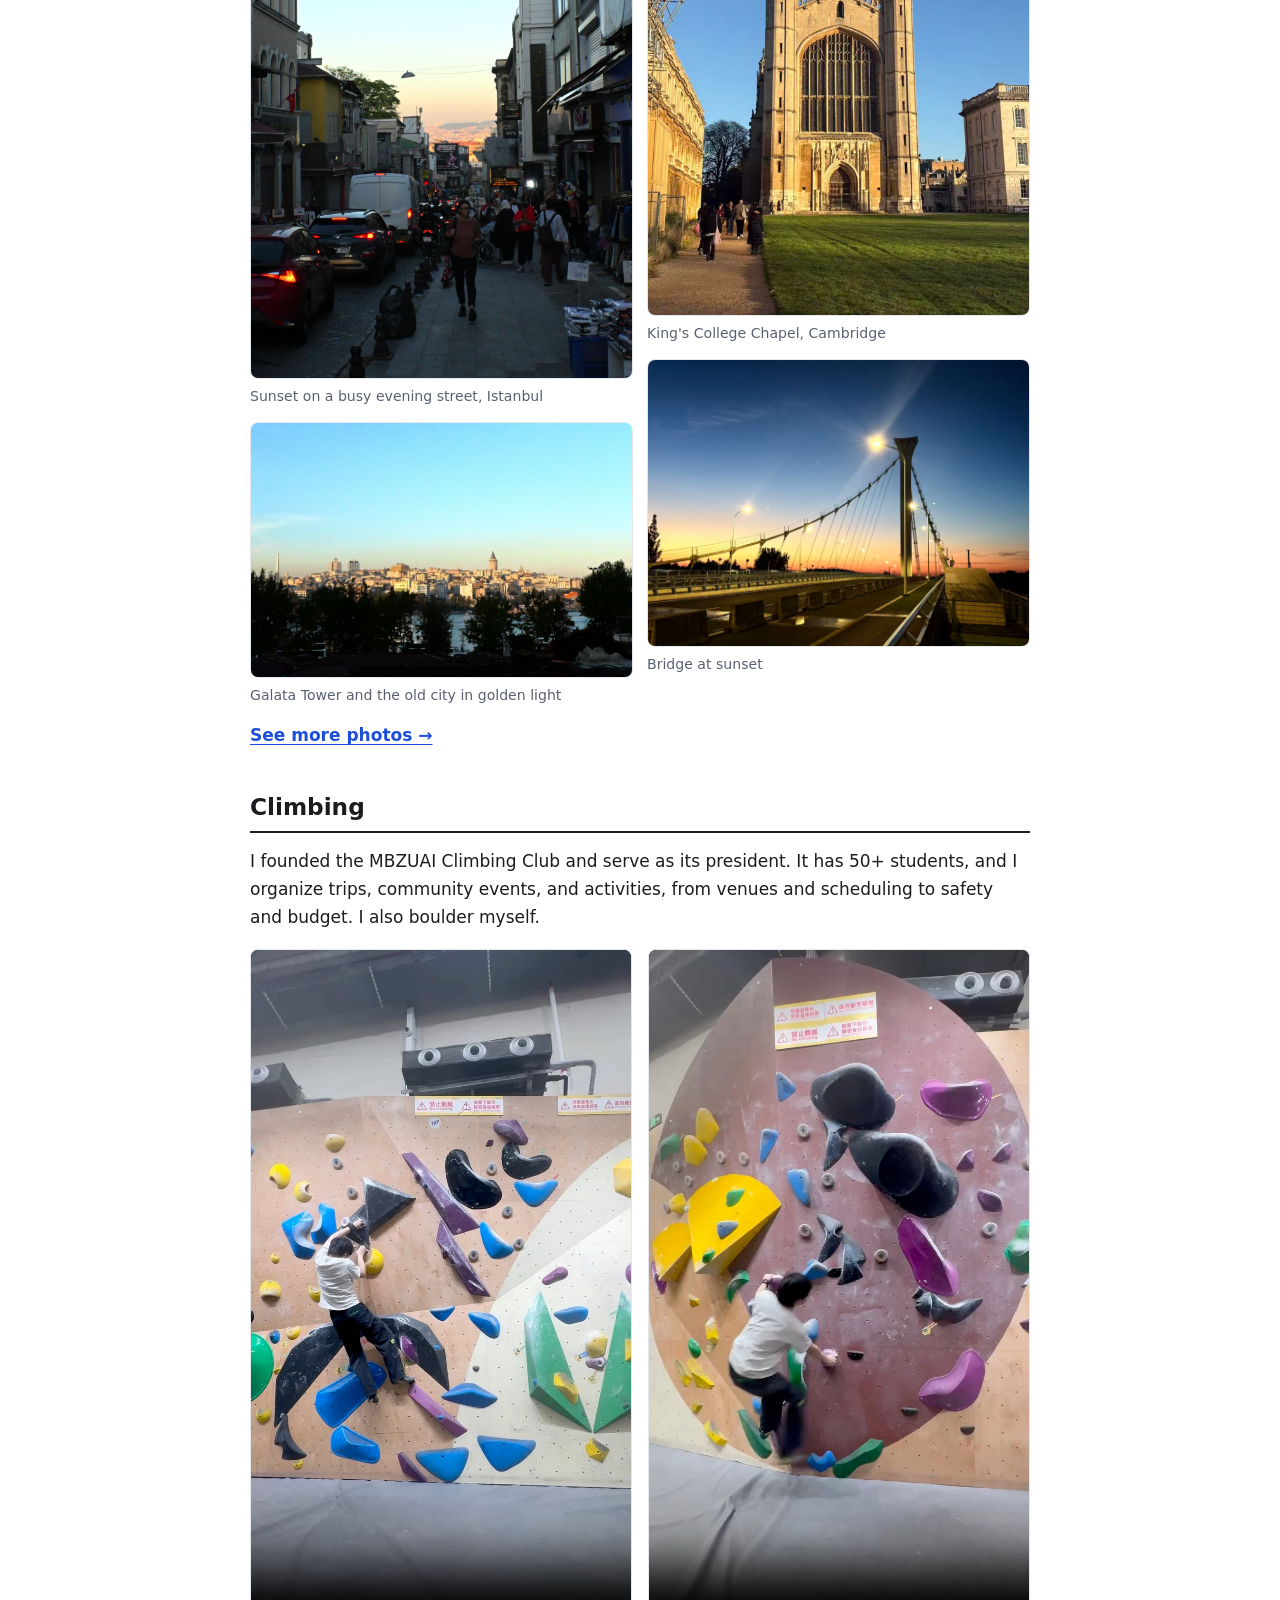
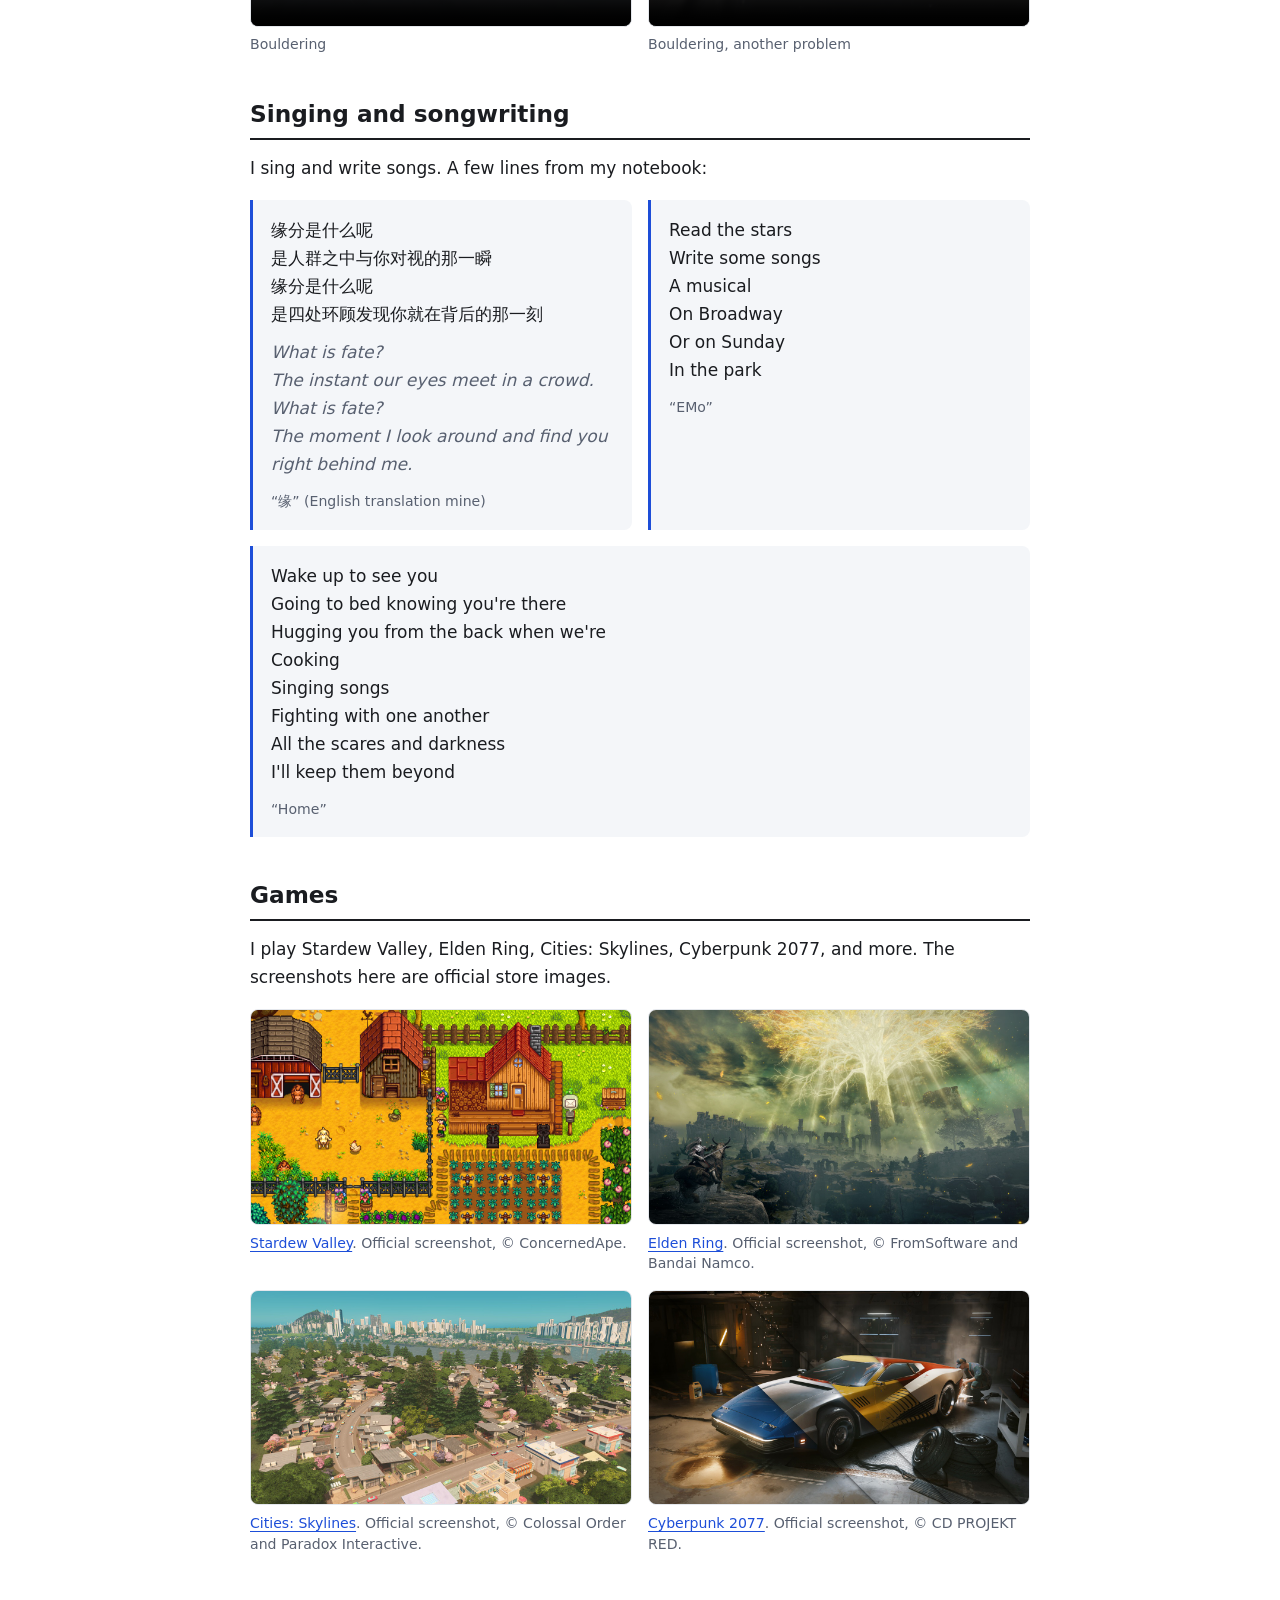
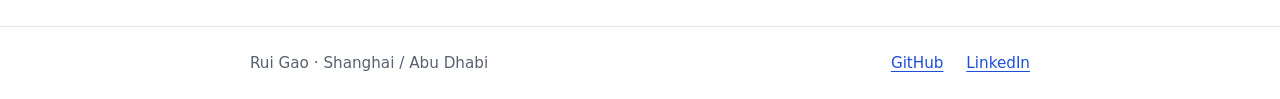
<file: outside.html>
<!DOCTYPE html>
<html lang="en">
  <head>
    <meta charset="utf-8" />
    <meta name="viewport" content="width=device-width, initial-scale=1" />
    <title>Outside research | Rui Gao</title>
    <meta
      name="description"
      content="What Rui Gao does outside research: musicals, photography, travel, climbing, singing and songwriting, and games."
    />
    <meta name="color-scheme" content="light dark" />
    <meta property="og:type" content="website" />
    <meta property="og:title" content="Outside research | Rui Gao" />
    <meta property="og:image" content="https://ray-suton.github.io/assets/rui-gao.jpg" />
    <link
      rel="icon"
      href="data:image/svg+xml,%3Csvg xmlns='http://www.w3.org/2000/svg' viewBox='0 0 32 32'%3E%3Crect width='32' height='32' rx='6' fill='%231d4ed8'/%3E%3Ctext x='16' y='22' font-size='15' font-family='sans-serif' font-weight='700' text-anchor='middle' fill='white'%3ERG%3C/text%3E%3C/svg%3E"
    />
    <link rel="stylesheet" href="styles.css" />
  </head>
  <body>
    <a class="skip" href="#main">Skip to content</a>

    <header class="site-header">
      <div class="wrap bar">
        <a class="brand" href="index.html">Rui Gao</a>
        <nav aria-label="Main">
          <a href="index.html">Home</a>
          <a href="research.html">Research</a>
          <a href="experience.html">Experience</a>
          <a href="outside.html" aria-current="page">Outside research</a>
          <a href="about.html">About</a>
        </nav>
      </div>
    </header>

    <main id="main">
      <section class="wrap page-title">
        <h1>Outside research</h1>
        <p>Musicals, photography, travel, climbing, singing and songwriting, and games.</p>
      </section>

      <section class="wrap prose">
        <h2>Musicals</h2>
        <p>
          I love musicals. Two I love are Stephen Sondheim's <em>Sunday in the Park with
          George</em>, a musical built around Georges Seurat's painting <em>A Sunday Afternoon on
          the Island of La Grande Jatte</em>, and <em>The Phantom of the Opera</em>.
        </p>
        <div class="figs three">
          <figure class="span">
            <img
              src="assets/seurat-grande-jatte.jpg"
              alt="Detail of Georges Seurat's pointillist painting of people relaxing by a river on a sunny afternoon"
              width="736"
              height="368"
              loading="lazy"
            />
            <figcaption>
              Georges Seurat, <em>A Sunday Afternoon on the Island of La Grande Jatte</em>
              (detail), 1884&ndash;86.
            </figcaption>
          </figure>
          <figure>
            <img
              src="assets/sondheim-sketch.jpg"
              alt="Pen sketch of Stephen Sondheim holding sheet music"
              width="800"
              height="701"
              loading="lazy"
            />
            <figcaption>Pen sketch of Stephen Sondheim, found on Pinterest (artist unknown).</figcaption>
          </figure>
          <figure>
            <img
              src="assets/phantom-sketch.jpg"
              alt="Pencil sketch of the Phantom of the Opera's half mask lying with a rose"
              width="870"
              height="1000"
              loading="lazy"
            />
            <figcaption>My pencil sketch of the Phantom's mask and rose.</figcaption>
          </figure>
          <figure>
            <img
              src="assets/hadestown-west-end.jpg"
              alt="A West End street at night, with a large Hadestown billboard showing a red flower and a hand, theatre signs, and traffic lights"
              width="1049"
              height="1400"
              loading="lazy"
            />
            <figcaption>Hadestown on a West End street at night.</figcaption>
          </figure>
        </div>
      </section>

      <section class="wrap prose">
        <h2>Photography</h2>
        <p class="photo-intro">
          I like travelling, and I take photographs along the way, from Istanbul (on a Nikon Z fc)
          to Cambridge, plus a few dusk photos. I like the hour when the light changes, and cities
          that glow after dark. More, including London, in the gallery.
        </p>
        <div class="gallery">
          <figure>
            <a href="assets/photos/istanbul-evening-street.jpg"><img src="assets/photos/istanbul-evening-street.jpg" alt="A busy street at sunset, with traffic and pedestrians below tall buildings and a glowing orange and blue sky at the far end" width="1200" height="1800" loading="lazy" /></a>
            <figcaption>Sunset on a busy evening street, Istanbul</figcaption>
          </figure>
          <figure>
            <a href="assets/photos/galata-tower-golden-light.jpg"><img src="assets/photos/galata-tower-golden-light.jpg" alt="The Galata Tower rising above the sunlit hillside city across the water, under a clear blue sky fading to gold" width="1800" height="1200" loading="lazy" /></a>
            <figcaption>Galata Tower and the old city in golden light</figcaption>
          </figure>
          <figure>
            <a href="assets/photos/uk-kings-chapel-front.jpg"><img src="assets/photos/uk-kings-chapel-front.jpg" alt="The two pinnacled towers and large window of a Gothic chapel in golden light against a deep blue sky" width="1199" height="1600" loading="lazy" /></a>
            <figcaption>King's College Chapel, Cambridge</figcaption>
          </figure>
          <figure>
            <a href="assets/photos/bridge-sunset.jpg"><img src="assets/photos/bridge-sunset.jpg" alt="A cable-stayed footbridge pylon with a lit street lamp against an orange and blue sunset sky" width="1600" height="1199" loading="lazy" /></a>
            <figcaption>Bridge at sunset</figcaption>
          </figure>
        </div>
        <p class="more"><a href="gallery.html">See more photos &rarr;</a></p>
      </section>

      <section class="wrap prose">
        <h2>Climbing</h2>
        <p>
          I founded the MBZUAI Climbing Club and serve as its president. It has 50+ students, and
          I organize trips, community events, and activities, from venues and scheduling to safety
          and budget. I also boulder myself.
        </p>
        <div class="videos">
          <figure>
            <video controls preload="metadata" playsinline poster="assets/video/bouldering-1.jpg" width="720" height="1280" aria-label="A bouldering climb on a colorful indoor wall">
              <source src="assets/video/bouldering-1.mp4" type="video/mp4" />
              Your browser does not support embedded video.
            </video>
            <figcaption>Bouldering</figcaption>
          </figure>
          <figure>
            <video controls preload="metadata" playsinline poster="assets/video/bouldering-2.jpg" width="720" height="1280" aria-label="A shorter bouldering climb on a purple and green indoor wall">
              <source src="assets/video/bouldering-2.mp4" type="video/mp4" />
              Your browser does not support embedded video.
            </video>
            <figcaption>Bouldering, another problem</figcaption>
          </figure>
        </div>
      </section>

      <section class="wrap prose">
        <h2>Singing and songwriting</h2>
        <p>
          I sing and write songs. A few lines from my notebook:
        </p>
        <div class="lyrics">
          <blockquote class="lyric">
            <p lang="zh-Hans">
              缘分是什么呢<br />
              是人群之中与你对视的那一瞬<br />
              缘分是什么呢<br />
              是四处环顾发现你就在背后的那一刻
            </p>
            <p class="gloss">
              What is fate?<br />
              The instant our eyes meet in a crowd.<br />
              What is fate?<br />
              The moment I look around and find you right behind me.
            </p>
            <cite>&ldquo;缘&rdquo; (English translation mine)</cite>
          </blockquote>
          <blockquote class="lyric">
            <p>
              Read the stars<br />
              Write some songs<br />
              A musical<br />
              On Broadway<br />
              Or on Sunday<br />
              In the park
            </p>
            <cite>&ldquo;EMo&rdquo;</cite>
          </blockquote>
          <blockquote class="lyric">
            <p>
              Wake up to see you<br />
              Going to bed knowing you're there<br />
              Hugging you from the back when we're<br />
              Cooking<br />
              Singing songs<br />
              Fighting with one another<br />
              All the scares and darkness<br />
              I'll keep them beyond
            </p>
            <cite>&ldquo;Home&rdquo;</cite>
          </blockquote>
        </div>
      </section>

      <section class="wrap prose">
        <h2>Games</h2>
        <p>
          I play Stardew Valley, Elden Ring, Cities: Skylines, Cyberpunk 2077, and more. The
          screenshots here are official store images.
        </p>
        <div class="figs">
          <figure>
            <img src="assets/games/stardew-valley.jpg" alt="A pixel-art farm with a red-roofed house, barn, crops, and animals on a sunny day" width="1280" height="720" loading="lazy" />
            <figcaption><a href="https://store.steampowered.com/app/413150/">Stardew Valley</a>. Official screenshot, &copy; ConcernedApe.</figcaption>
          </figure>
          <figure>
            <img src="assets/games/elden-ring.jpg" alt="A lone rider before a vast glowing golden tree rising over ruined cliffs" width="1280" height="720" loading="lazy" />
            <figcaption><a href="https://store.steampowered.com/app/1245620/">Elden Ring</a>. Official screenshot, &copy; FromSoftware and Bandai Namco.</figcaption>
          </figure>
          <figure>
            <img src="assets/games/cities-skylines.jpg" alt="A seaside city seen from above, with tower blocks, parks, and winding roads" width="1280" height="720" loading="lazy" />
            <figcaption><a href="https://store.steampowered.com/app/255710/">Cities: Skylines</a>. Official screenshot, &copy; Colossal Order and Paradox Interactive.</figcaption>
          </figure>
          <figure>
            <img src="assets/games/cyberpunk-2077.jpg" alt="A colorful custom sports car in a neon-lit garage" width="1280" height="720" loading="lazy" />
            <figcaption><a href="https://store.steampowered.com/app/1091500/">Cyberpunk 2077</a>. Official screenshot, &copy; CD PROJEKT RED.</figcaption>
          </figure>
        </div>
      </section>
    </main>

    <footer class="site-footer">
      <div class="wrap bar">
        <p>Rui Gao &middot; Shanghai / Abu Dhabi</p>
        <p>
          <a href="https://github.com/ray-suton">GitHub</a>
          <a href="https://www.linkedin.com/in/rui-gao-gr/">LinkedIn</a>
        </p>
      </div>
    </footer>
  </body>
</html>
</file>
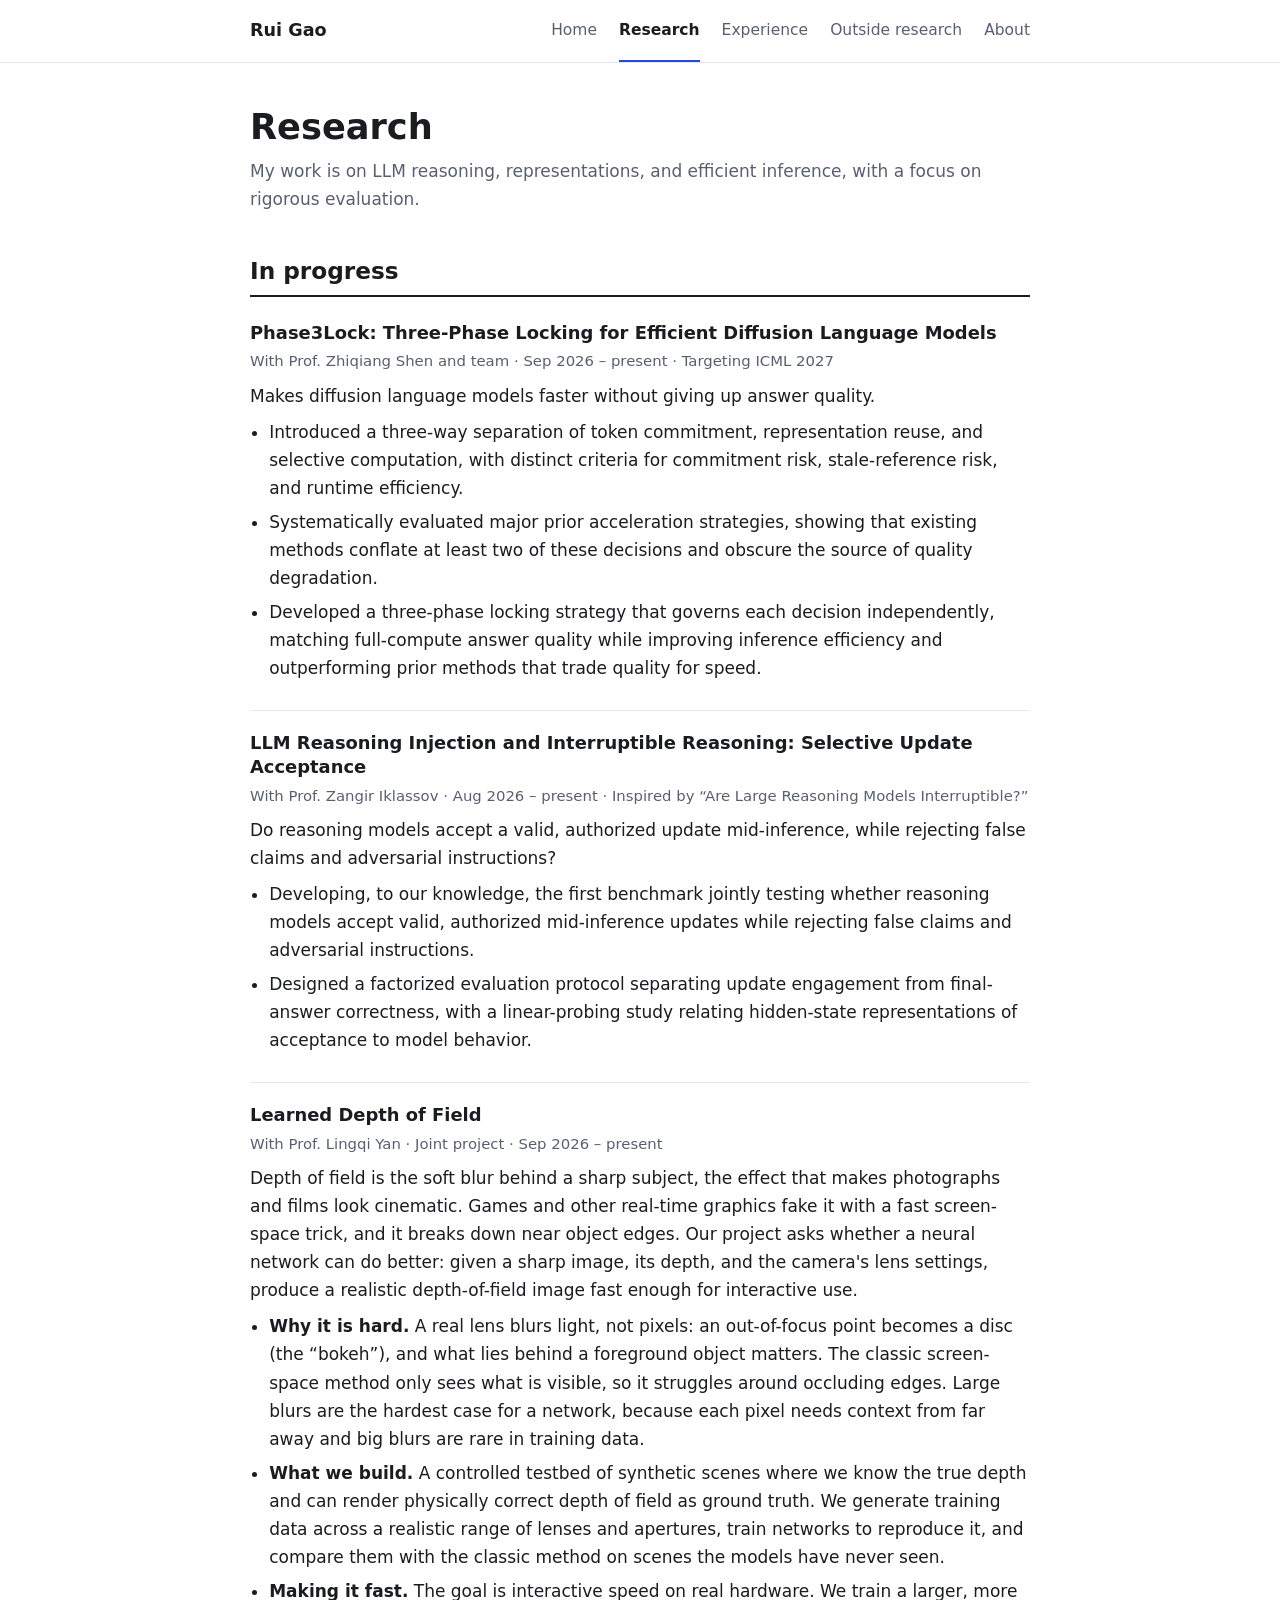
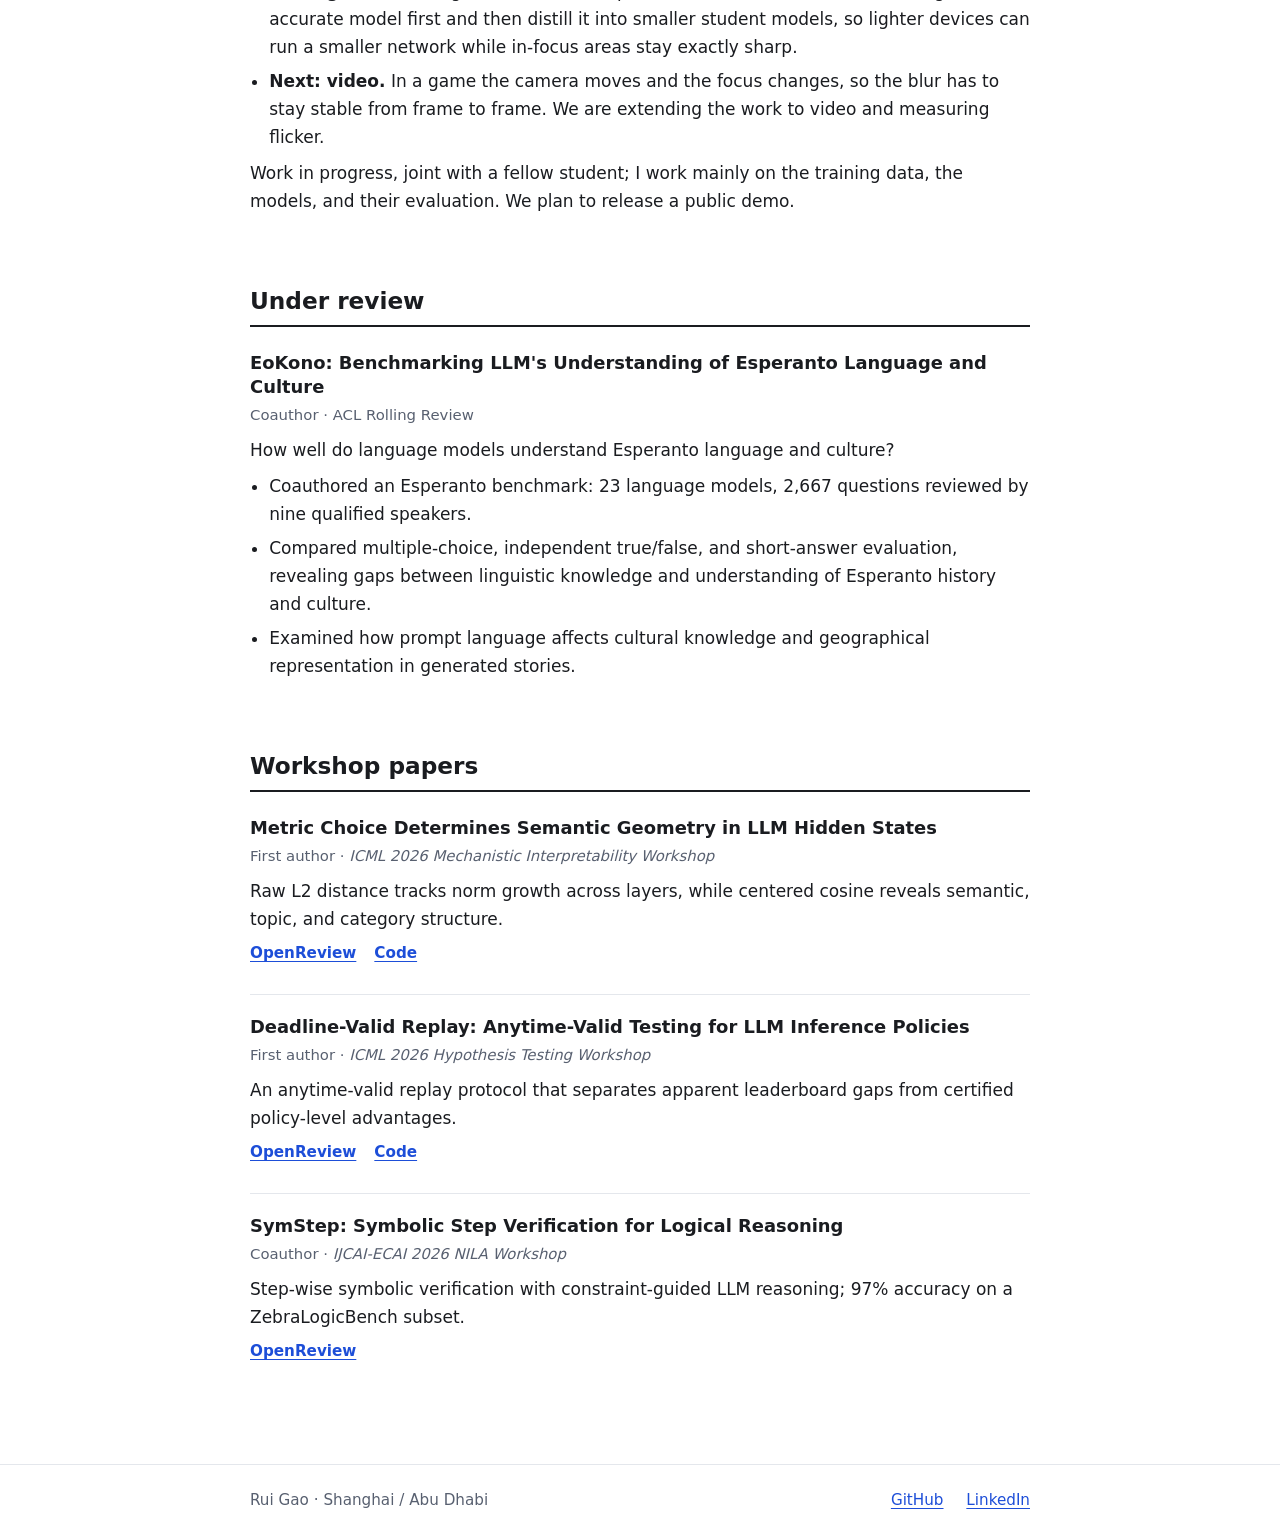
<file: research.html>
<!DOCTYPE html>
<html lang="en">
  <head>
    <meta charset="utf-8" />
    <meta name="viewport" content="width=device-width, initial-scale=1" />
    <title>Research | Rui Gao</title>
    <meta
      name="description"
      content="Research and publications by Rui Gao: efficient diffusion language models, interruptible reasoning, LLM evaluation, and interpretability."
    />
    <meta name="color-scheme" content="light dark" />
    <meta property="og:type" content="website" />
    <meta property="og:title" content="Research | Rui Gao" />
    <meta property="og:image" content="https://ray-suton.github.io/assets/rui-gao.jpg" />
    <link
      rel="icon"
      href="data:image/svg+xml,%3Csvg xmlns='http://www.w3.org/2000/svg' viewBox='0 0 32 32'%3E%3Crect width='32' height='32' rx='6' fill='%231d4ed8'/%3E%3Ctext x='16' y='22' font-size='15' font-family='sans-serif' font-weight='700' text-anchor='middle' fill='white'%3ERG%3C/text%3E%3C/svg%3E"
    />
    <link rel="stylesheet" href="styles.css" />
  </head>
  <body>
    <a class="skip" href="#main">Skip to content</a>

    <header class="site-header">
      <div class="wrap bar">
        <a class="brand" href="index.html">Rui Gao</a>
        <nav aria-label="Main">
          <a href="index.html">Home</a>
          <a href="research.html" aria-current="page">Research</a>
          <a href="experience.html">Experience</a>
          <a href="outside.html">Outside research</a>
          <a href="about.html">About</a>
        </nav>
      </div>
    </header>

    <main id="main">
      <section class="wrap page-title">
        <h1>Research</h1>
        <p>
          My work is on LLM reasoning, representations, and efficient inference, with a focus on
          rigorous evaluation.
        </p>
      </section>

      <section class="wrap">
        <h2>In progress</h2>

        <article class="entry">
          <h3>Phase3Lock: Three-Phase Locking for Efficient Diffusion Language Models</h3>
          <p class="meta">With Prof. Zhiqiang Shen and team &middot; Sep 2026 &ndash; present &middot; Targeting ICML 2027</p>
          <p>Makes diffusion language models faster without giving up answer quality.</p>
          <ul>
            <li>Introduced a three-way separation of token commitment, representation reuse, and selective computation, with distinct criteria for commitment risk, stale-reference risk, and runtime efficiency.</li>
            <li>Systematically evaluated major prior acceleration strategies, showing that existing methods conflate at least two of these decisions and obscure the source of quality degradation.</li>
            <li>Developed a three-phase locking strategy that governs each decision independently, matching full-compute answer quality while improving inference efficiency and outperforming prior methods that trade quality for speed.</li>
          </ul>
        </article>

        <article class="entry">
          <h3>LLM Reasoning Injection and Interruptible Reasoning: Selective Update Acceptance</h3>
          <p class="meta">With Prof. Zangir Iklassov &middot; Aug 2026 &ndash; present &middot; Inspired by &ldquo;Are Large Reasoning Models Interruptible?&rdquo;</p>
          <p>
            Do reasoning models accept a valid, authorized update mid-inference, while rejecting
            false claims and adversarial instructions?
          </p>
          <ul>
            <li>Developing, to our knowledge, the first benchmark jointly testing whether reasoning models accept valid, authorized mid-inference updates while rejecting false claims and adversarial instructions.</li>
            <li>Designed a factorized evaluation protocol separating update engagement from final-answer correctness, with a linear-probing study relating hidden-state representations of acceptance to model behavior.</li>
          </ul>
        </article>

        <article class="entry">
          <h3>Learned Depth of Field</h3>
          <p class="meta">With Prof. Lingqi Yan &middot; Joint project &middot; Sep 2026 &ndash; present</p>
          <p class="lead">
            Depth of field is the soft blur behind a sharp subject, the effect that makes
            photographs and films look cinematic. Games and other real-time graphics fake it with
            a fast screen-space trick, and it breaks down near object edges. Our project asks
            whether a neural network can do better: given a sharp image, its depth, and the
            camera's lens settings, produce a realistic depth-of-field image fast enough for
            interactive use.
          </p>
          <ul>
            <li><strong>Why it is hard.</strong> A real lens blurs light, not pixels: an out-of-focus point becomes a disc (the &ldquo;bokeh&rdquo;), and what lies behind a foreground object matters. The classic screen-space method only sees what is visible, so it struggles around occluding edges. Large blurs are the hardest case for a network, because each pixel needs context from far away and big blurs are rare in training data.</li>
            <li><strong>What we build.</strong> A controlled testbed of synthetic scenes where we know the true depth and can render physically correct depth of field as ground truth. We generate training data across a realistic range of lenses and apertures, train networks to reproduce it, and compare them with the classic method on scenes the models have never seen.</li>
            <li><strong>Making it fast.</strong> The goal is interactive speed on real hardware. We train a larger, more accurate model first and then distill it into smaller student models, so lighter devices can run a smaller network while in-focus areas stay exactly sharp.</li>
            <li><strong>Next: video.</strong> In a game the camera moves and the focus changes, so the blur has to stay stable from frame to frame. We are extending the work to video and measuring flicker.</li>
          </ul>
          <p>
            Work in progress, joint with a fellow student; I work mainly on the training data, the
            models, and their evaluation. We plan to release a public demo.
          </p>
        </article>
      </section>

      <section class="wrap">
        <h2>Under review</h2>

        <article class="entry">
          <h3>EoKono: Benchmarking LLM's Understanding of Esperanto Language and Culture</h3>
          <p class="meta">Coauthor &middot; ACL Rolling Review</p>
          <p>How well do language models understand Esperanto language and culture?</p>
          <ul>
            <li>Coauthored an Esperanto benchmark: 23 language models, 2,667 questions reviewed by nine qualified speakers.</li>
            <li>Compared multiple-choice, independent true/false, and short-answer evaluation, revealing gaps between linguistic knowledge and understanding of Esperanto history and culture.</li>
            <li>Examined how prompt language affects cultural knowledge and geographical representation in generated stories.</li>
          </ul>
        </article>
      </section>

      <section class="wrap">
        <h2>Workshop papers</h2>

        <article class="entry">
          <h3>Metric Choice Determines Semantic Geometry in LLM Hidden States</h3>
          <p class="meta">First author &middot; <em>ICML 2026 Mechanistic Interpretability Workshop</em></p>
          <p>
            Raw L2 distance tracks norm growth across layers, while centered cosine reveals
            semantic, topic, and category structure.
          </p>
          <p class="entry-links">
            <a href="https://openreview.net/forum?id=PygdYDVgQc">OpenReview</a>
            <a href="https://github.com/ray-suton/LLM_Expansion">Code</a>
          </p>
        </article>

        <article class="entry">
          <h3>Deadline-Valid Replay: Anytime-Valid Testing for LLM Inference Policies</h3>
          <p class="meta">First author &middot; <em>ICML 2026 Hypothesis Testing Workshop</em></p>
          <p>
            An anytime-valid replay protocol that separates apparent leaderboard gaps from
            certified policy-level advantages.
          </p>
          <p class="entry-links">
            <a href="https://openreview.net/forum?id=KcqIBf7un6">OpenReview</a>
            <a href="https://github.com/ray-suton/Deadline_Valid">Code</a>
          </p>
        </article>

        <article class="entry">
          <h3>SymStep: Symbolic Step Verification for Logical Reasoning</h3>
          <p class="meta">Coauthor &middot; <em>IJCAI-ECAI 2026 NILA Workshop</em></p>
          <p>
            Step-wise symbolic verification with constraint-guided LLM reasoning; 97% accuracy on
            a ZebraLogicBench subset.
          </p>
          <p class="entry-links">
            <a href="https://openreview.net/forum?id=THDsMgkDaj">OpenReview</a>
          </p>
        </article>
      </section>
    </main>

    <footer class="site-footer">
      <div class="wrap bar">
        <p>Rui Gao &middot; Shanghai / Abu Dhabi</p>
        <p>
          <a href="https://github.com/ray-suton">GitHub</a>
          <a href="https://www.linkedin.com/in/rui-gao-gr/">LinkedIn</a>
        </p>
      </div>
    </footer>
  </body>
</html>
</file>
<file: styles.css>
:root {
  --bg: #ffffff;
  --ink: #1a1c20;
  --muted: #586070;
  --line: #e4e7ec;
  --accent: #1d4ed8;
  --soft: #f4f6f9;
}

@media (prefers-color-scheme: dark) {
  :root {
    --bg: #101216;
    --ink: #e9ebef;
    --muted: #9aa3b0;
    --line: #272c34;
    --accent: #8fb0ff;
    --soft: #181b21;
  }
}

* {
  box-sizing: border-box;
}

html {
  scroll-behavior: smooth;
}

body {
  margin: 0;
  background: var(--bg);
  color: var(--ink);
  font-family:
    ui-sans-serif, system-ui, -apple-system, BlinkMacSystemFont, "Segoe UI", Roboto, sans-serif;
  font-size: 1.0625rem;
  line-height: 1.65;
  -webkit-text-size-adjust: 100%;
}

a {
  color: var(--accent);
  text-underline-offset: 0.18em;
}

a:focus-visible {
  outline: 3px solid var(--accent);
  outline-offset: 3px;
  border-radius: 2px;
}

h1,
h2,
h3,
p,
li,
dd {
  overflow-wrap: break-word;
}

.wrap {
  max-width: 820px;
  margin: 0 auto;
  padding: 0 20px;
}

.skip {
  position: absolute;
  left: 12px;
  top: -48px;
  z-index: 20;
  padding: 8px 12px;
  background: var(--ink);
  color: var(--bg);
  border-radius: 6px;
}

.skip:focus {
  top: 10px;
}

/* Header and navigation */

.site-header {
  position: sticky;
  top: 0;
  z-index: 10;
  background: var(--bg);
  border-bottom: 1px solid var(--line);
}

.bar {
  display: flex;
  flex-wrap: wrap;
  align-items: center;
  justify-content: space-between;
  gap: 0 24px;
  min-height: 60px;
}

.brand {
  color: var(--ink);
  font-size: 1.1rem;
  font-weight: 700;
  text-decoration: none;
}

.site-header nav {
  display: flex;
  gap: 22px;
}

.site-header nav a {
  padding: 18px 0 16px;
  border-bottom: 2px solid transparent;
  color: var(--muted);
  font-size: 0.97rem;
  text-decoration: none;
}

.site-header nav a:hover {
  color: var(--ink);
}

.site-header nav a[aria-current] {
  border-bottom-color: var(--accent);
  color: var(--ink);
  font-weight: 600;
}

/* Home hero */

.hero {
  display: grid;
  grid-template-columns: minmax(0, 1fr) 220px;
  gap: 48px;
  align-items: center;
  padding-top: 64px;
  padding-bottom: 8px;
}

.hero h1 {
  margin: 0 0 8px;
  font-size: 2.8rem;
  line-height: 1.1;
}

.tagline {
  margin: 0 0 18px;
  font-size: 1.3rem;
  line-height: 1.4;
}

.hero p {
  margin: 0 0 14px;
}

.portrait {
  display: block;
  width: 220px;
  height: 220px;
  border: 1px solid var(--line);
  border-radius: 50%;
  object-fit: cover;
}

.buttons {
  display: flex;
  flex-wrap: wrap;
  gap: 10px;
  margin-top: 22px;
}

.button {
  display: inline-block;
  padding: 8px 18px;
  border: 1px solid var(--line);
  border-radius: 8px;
  background: var(--soft);
  color: var(--ink);
  font-weight: 600;
  text-decoration: none;
}

.button:hover {
  border-color: var(--accent);
  color: var(--accent);
}

/* Page content */

.page-title {
  padding-top: 52px;
}

.page-title h1 {
  margin: 0 0 10px;
  font-size: 2.2rem;
  line-height: 1.15;
}

.page-title p {
  margin: 0;
  color: var(--muted);
}

section.wrap {
  padding-top: 44px;
}

h2 {
  margin: 0 0 4px;
  padding-bottom: 10px;
  border-bottom: 2px solid var(--ink);
  font-size: 1.45rem;
  line-height: 1.2;
}

.interests {
  margin: 14px 0 0;
  padding-left: 1.2rem;
}

.interests li + li {
  margin-top: 4px;
}

.entry {
  padding: 20px 0;
  border-bottom: 1px solid var(--line);
}

.entry:last-of-type {
  border-bottom: 0;
}

.entry h3 {
  margin: 0 0 4px;
  font-size: 1.12rem;
  line-height: 1.35;
}

.entry p {
  margin: 0 0 8px;
}

.entry .meta {
  color: var(--muted);
  font-size: 0.93rem;
}

.entry ul {
  margin: 8px 0;
  padding-left: 1.2rem;
}

.entry li + li {
  margin-top: 6px;
}

.entry-links {
  display: flex;
  gap: 18px;
  margin: 10px 0 0;
  font-size: 0.95rem;
  font-weight: 600;
}

.more {
  margin: 8px 0 0;
  font-weight: 600;
}

/* Experience timeline */

.role {
  display: grid;
  grid-template-columns: 170px minmax(0, 1fr);
  gap: 24px;
  padding: 24px 0;
  border-bottom: 1px solid var(--line);
}

.role:last-of-type {
  border-bottom: 0;
}

.role-date {
  margin: 4px 0 0;
  color: var(--muted);
  font-size: 0.9rem;
  font-weight: 600;
  letter-spacing: 0.03em;
  text-transform: uppercase;
}

.role h3 {
  margin: 0;
  font-size: 1.12rem;
  line-height: 1.35;
}

.role .org {
  margin: 2px 0 10px;
  color: var(--muted);
}

.role ul {
  margin: 0;
  padding-left: 1.2rem;
}

.role li + li {
  margin-top: 6px;
}

.role p:last-child {
  margin: 0;
}

/* About */

.prose p {
  margin: 14px 0 0;
}

section.wrap.intro-text {
  padding-top: 16px;
}

.facts {
  display: grid;
  grid-template-columns: 9rem minmax(0, 1fr);
  gap: 0 20px;
  margin: 4px 0 0;
}

.facts dt,
.facts dd {
  margin: 0;
  padding: 12px 0;
  border-bottom: 1px solid var(--line);
}

.facts dt {
  color: var(--muted);
  font-size: 0.95rem;
  font-weight: 600;
}

/* Footer */

.site-footer {
  margin-top: 72px;
  border-top: 1px solid var(--line);
  color: var(--muted);
  font-size: 0.95rem;
}

.site-footer .bar {
  min-height: 72px;
}

.site-footer p {
  margin: 0;
}

.site-footer a {
  margin-left: 18px;
}

@media (max-width: 640px) {
  body {
    font-size: 1rem;
  }

  .hero {
    grid-template-columns: 1fr;
    gap: 24px;
    padding-top: 36px;
  }

  .portrait {
    order: -1;
    width: 150px;
    height: 150px;
  }

  .hero h1 {
    font-size: 2.2rem;
  }

  .tagline {
    font-size: 1.15rem;
  }

  .page-title {
    padding-top: 36px;
  }

  .page-title h1 {
    font-size: 1.9rem;
  }

  .bar {
    padding-top: 6px;
  }

  .site-header nav {
    gap: 16px;
  }

  .site-header nav a {
    padding: 8px 0 10px;
    font-size: 0.93rem;
  }

  .role {
    grid-template-columns: 1fr;
    gap: 6px;
  }

  .facts {
    grid-template-columns: 1fr;
  }

  .facts dt {
    padding: 12px 0 0;
    border-bottom: 0;
  }

  .facts dd {
    padding: 2px 0 12px;
  }
}

@media (prefers-reduced-motion: reduce) {
  html {
    scroll-behavior: auto;
  }
}

/* Figures, awards, nav wrap */

.site-header nav {
  flex-wrap: wrap;
}

.figs {
  display: grid;
  grid-template-columns: repeat(2, minmax(0, 1fr));
  gap: 16px;
  align-items: start;
  margin: 18px 0 4px;
}

.figs figure {
  margin: 0;
}

.figs img {
  display: block;
  width: 100%;
  height: auto;
  border: 1px solid var(--line);
  border-radius: 8px;
}

.figs figcaption {
  margin-top: 8px;
  color: var(--muted);
  font-size: 0.88rem;
  line-height: 1.45;
}

.award {
  color: var(--ink);
  font-weight: 600;
}

.entry .lead {
  margin-bottom: 4px;
}

@media (max-width: 640px) {
  .figs {
    grid-template-columns: 1fr;
  }
}

/* Photography gallery */

.figs figure.span {
  grid-column: 1 / -1;
}

.photo-intro {
  color: var(--muted);
}

.gallery {
  columns: 2 320px;
  column-gap: 14px;
  margin-top: 18px;
}

.gallery figure {
  margin: 0 0 14px;
  break-inside: avoid;
}

.gallery img {
  display: block;
  width: 100%;
  height: auto;
  border: 1px solid var(--line);
  border-radius: 8px;
  background: var(--soft);
}

.gallery figcaption {
  margin-top: 6px;
  color: var(--muted);
  font-size: 0.88rem;
}

/* Sub-headings, lyrics, videos */

.subhead {
  margin: 32px 0 0;
  color: var(--muted);
  font-size: 0.82rem;
  font-weight: 700;
  letter-spacing: 0.06em;
  text-transform: uppercase;
}

.lyrics {
  display: grid;
  grid-template-columns: repeat(2, minmax(0, 1fr));
  gap: 16px;
  margin-top: 18px;
}

.lyric {
  margin: 0;
  padding: 16px 18px;
  border-left: 3px solid var(--accent);
  border-radius: 0 8px 8px 0;
  background: var(--soft);
}

.lyric p {
  margin: 0;
  line-height: 1.65;
}

.lyric .gloss {
  margin-top: 10px;
  color: var(--muted);
  font-style: italic;
}

.lyric cite {
  display: block;
  margin-top: 12px;
  color: var(--muted);
  font-size: 0.88rem;
  font-style: normal;
}

.videos {
  display: grid;
  grid-template-columns: repeat(2, minmax(0, 1fr));
  gap: 16px;
  align-items: start;
  margin-top: 18px;
}

.videos figure {
  margin: 0;
}

.videos video {
  display: block;
  width: 100%;
  height: auto;
  max-height: 80vh;
  border: 1px solid var(--line);
  border-radius: 8px;
  background: #000;
}

.videos figcaption {
  margin-top: 6px;
  color: var(--muted);
  font-size: 0.88rem;
}

@media (max-width: 640px) {
  .lyrics,
  .videos {
    grid-template-columns: 1fr;
  }
}

.lyrics .lyric:last-child:nth-child(odd) {
  grid-column: 1 / -1;
}

/* Three-up figure row (sketches and a street photo) */

.figs.three {
  grid-template-columns: repeat(3, minmax(0, 1fr));
}

@media (max-width: 640px) {
  .figs.three {
    grid-template-columns: 1fr;
  }
}
</file>
